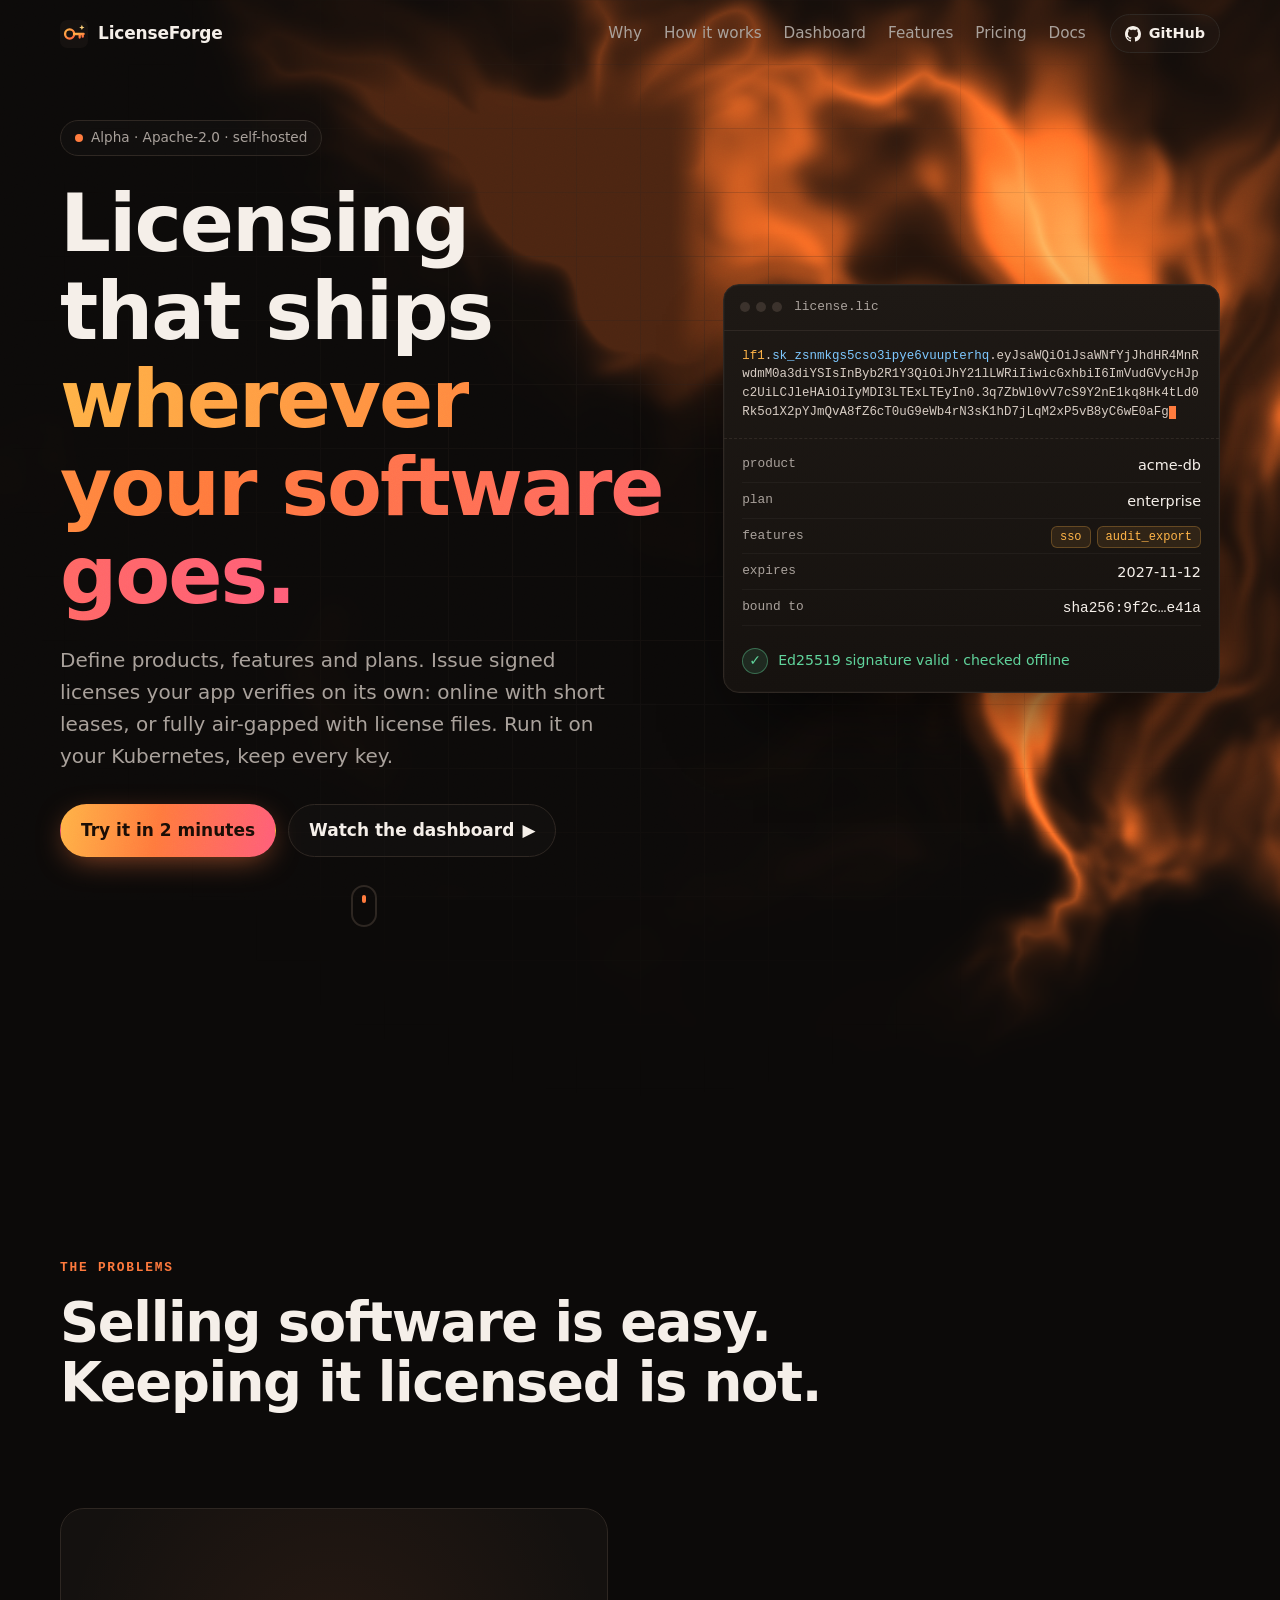
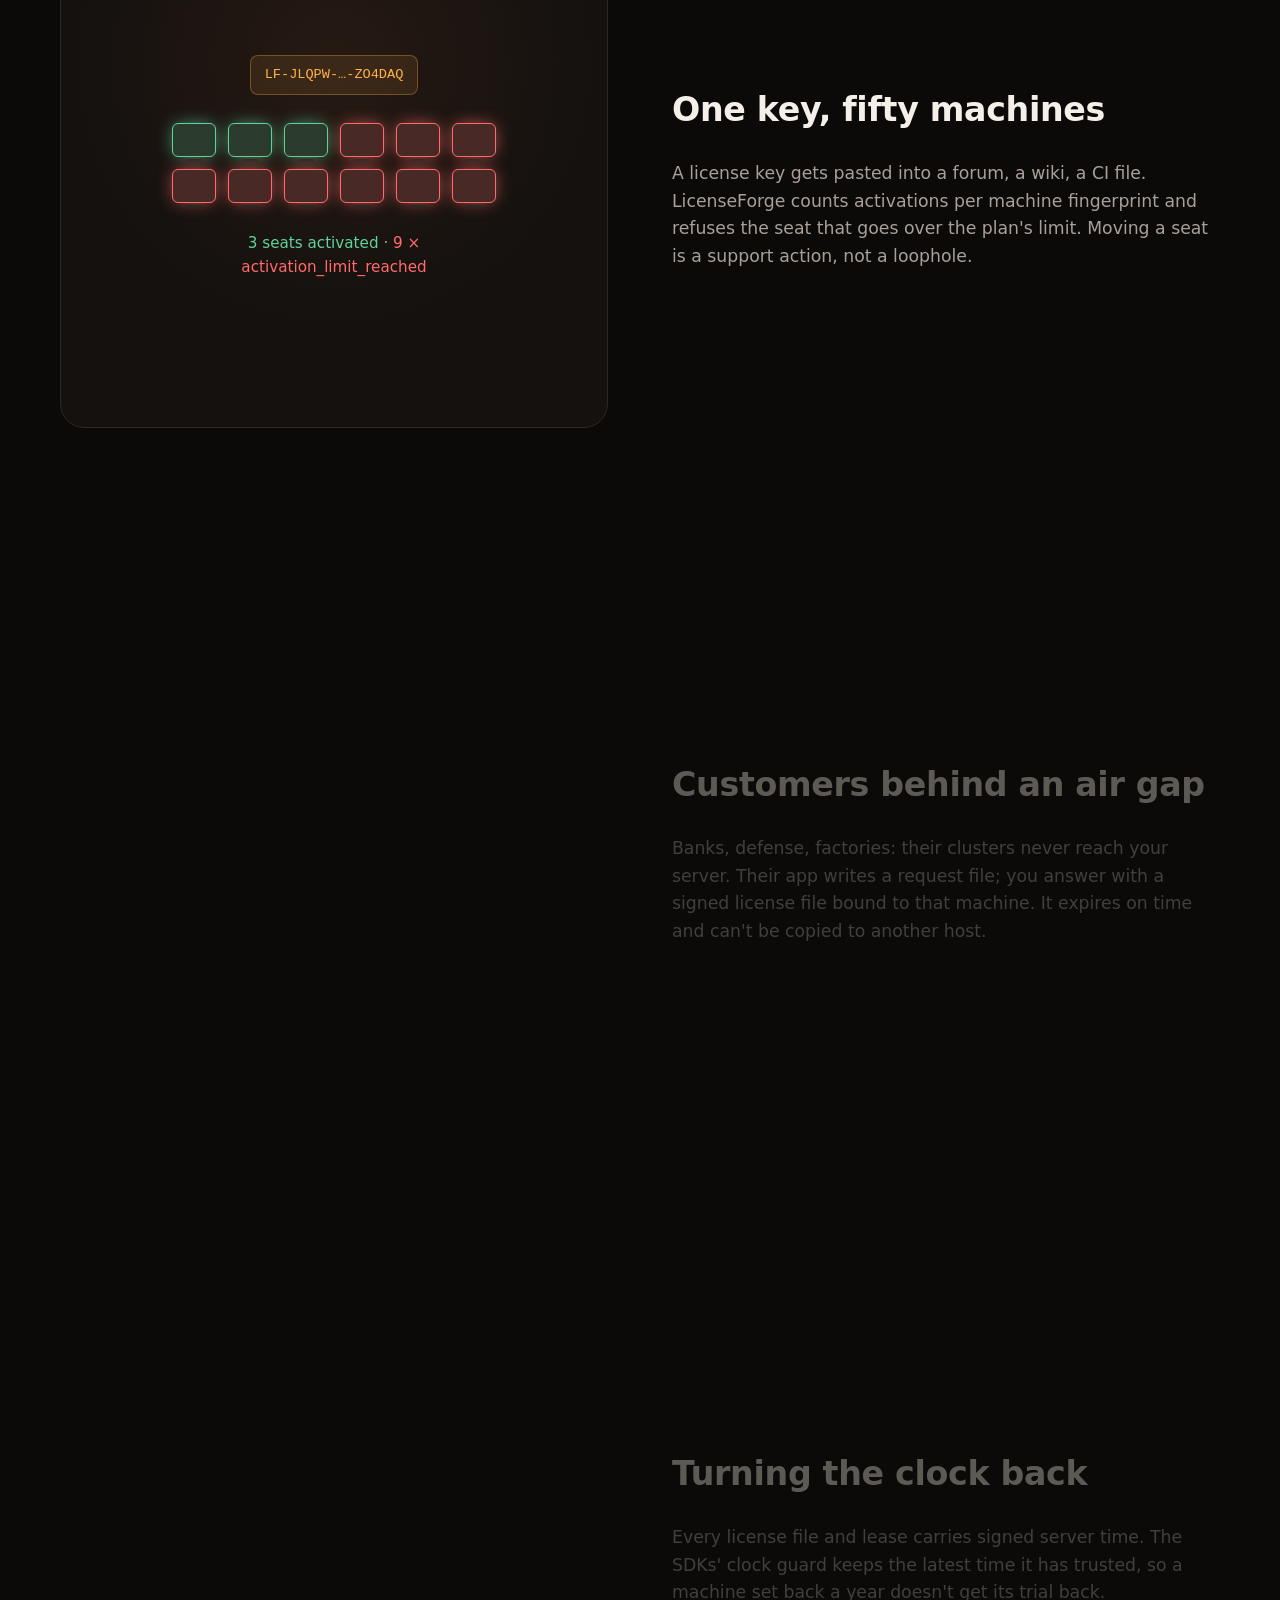
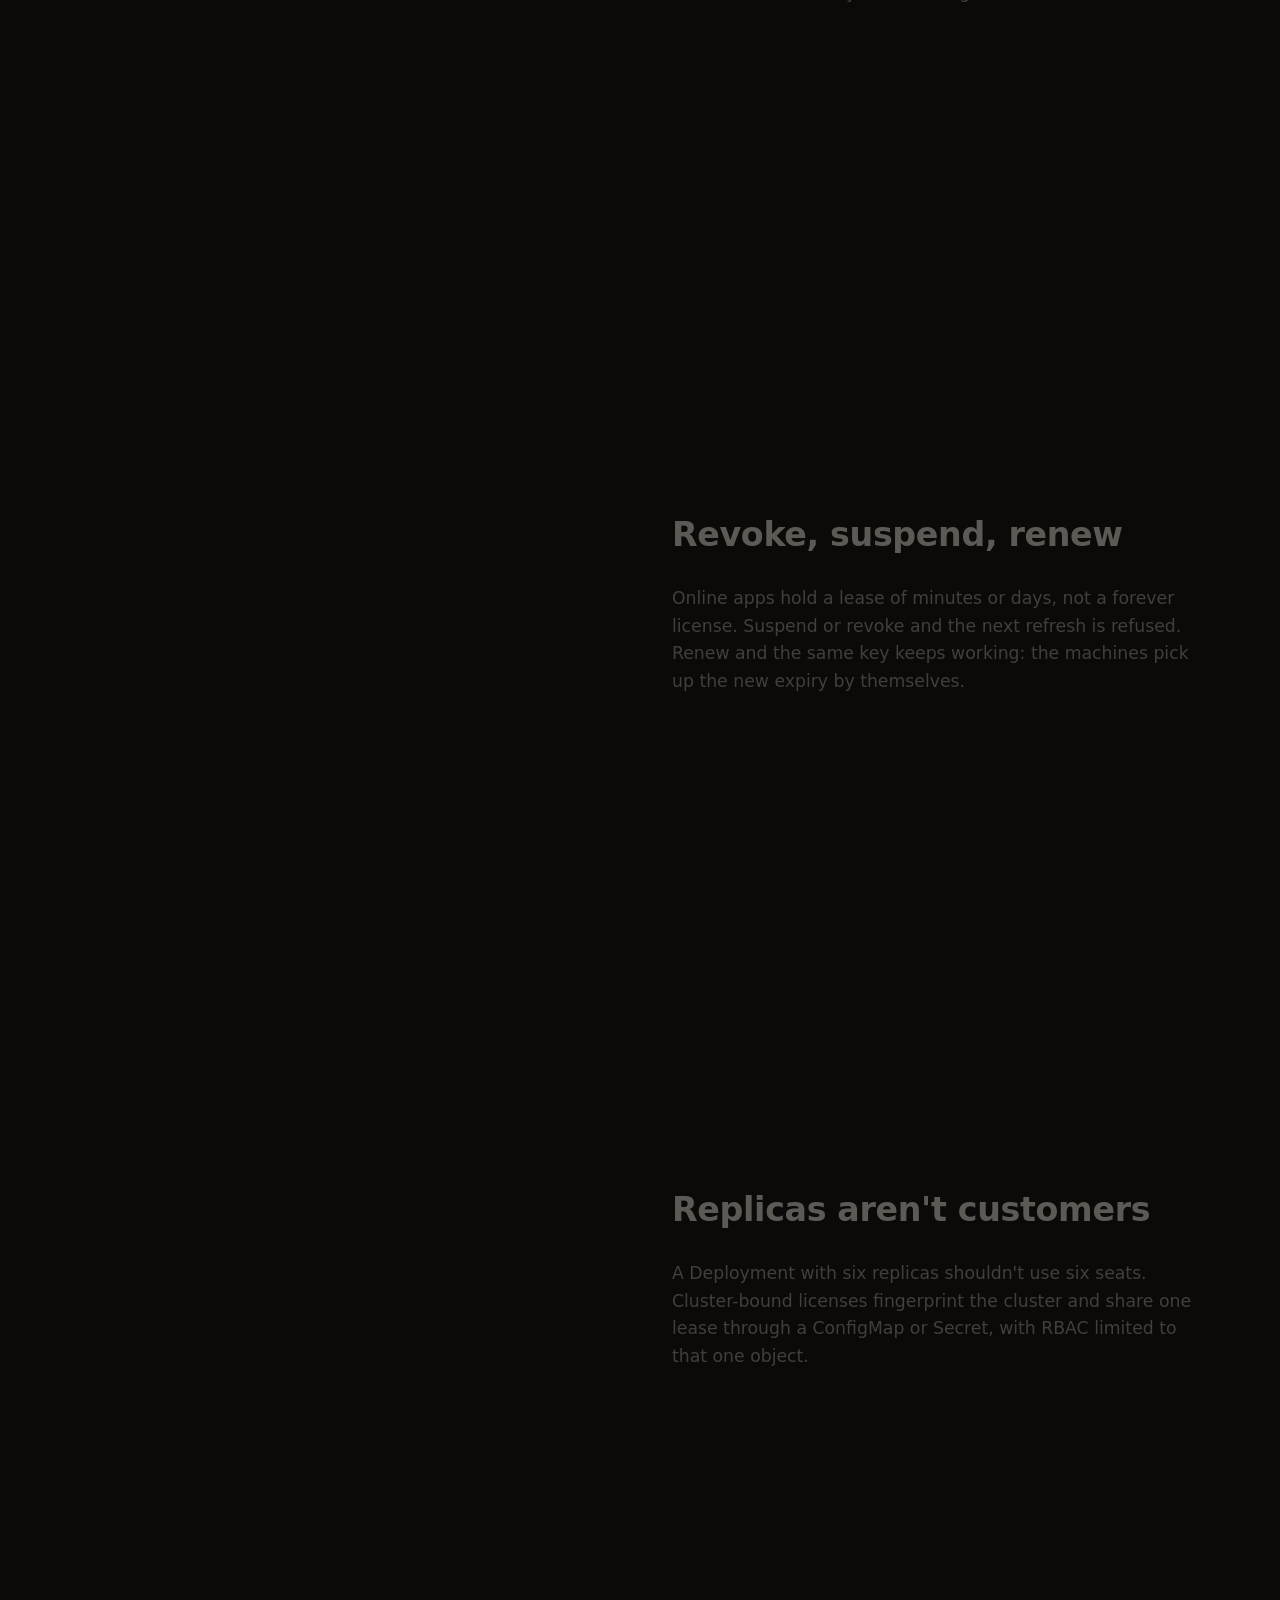
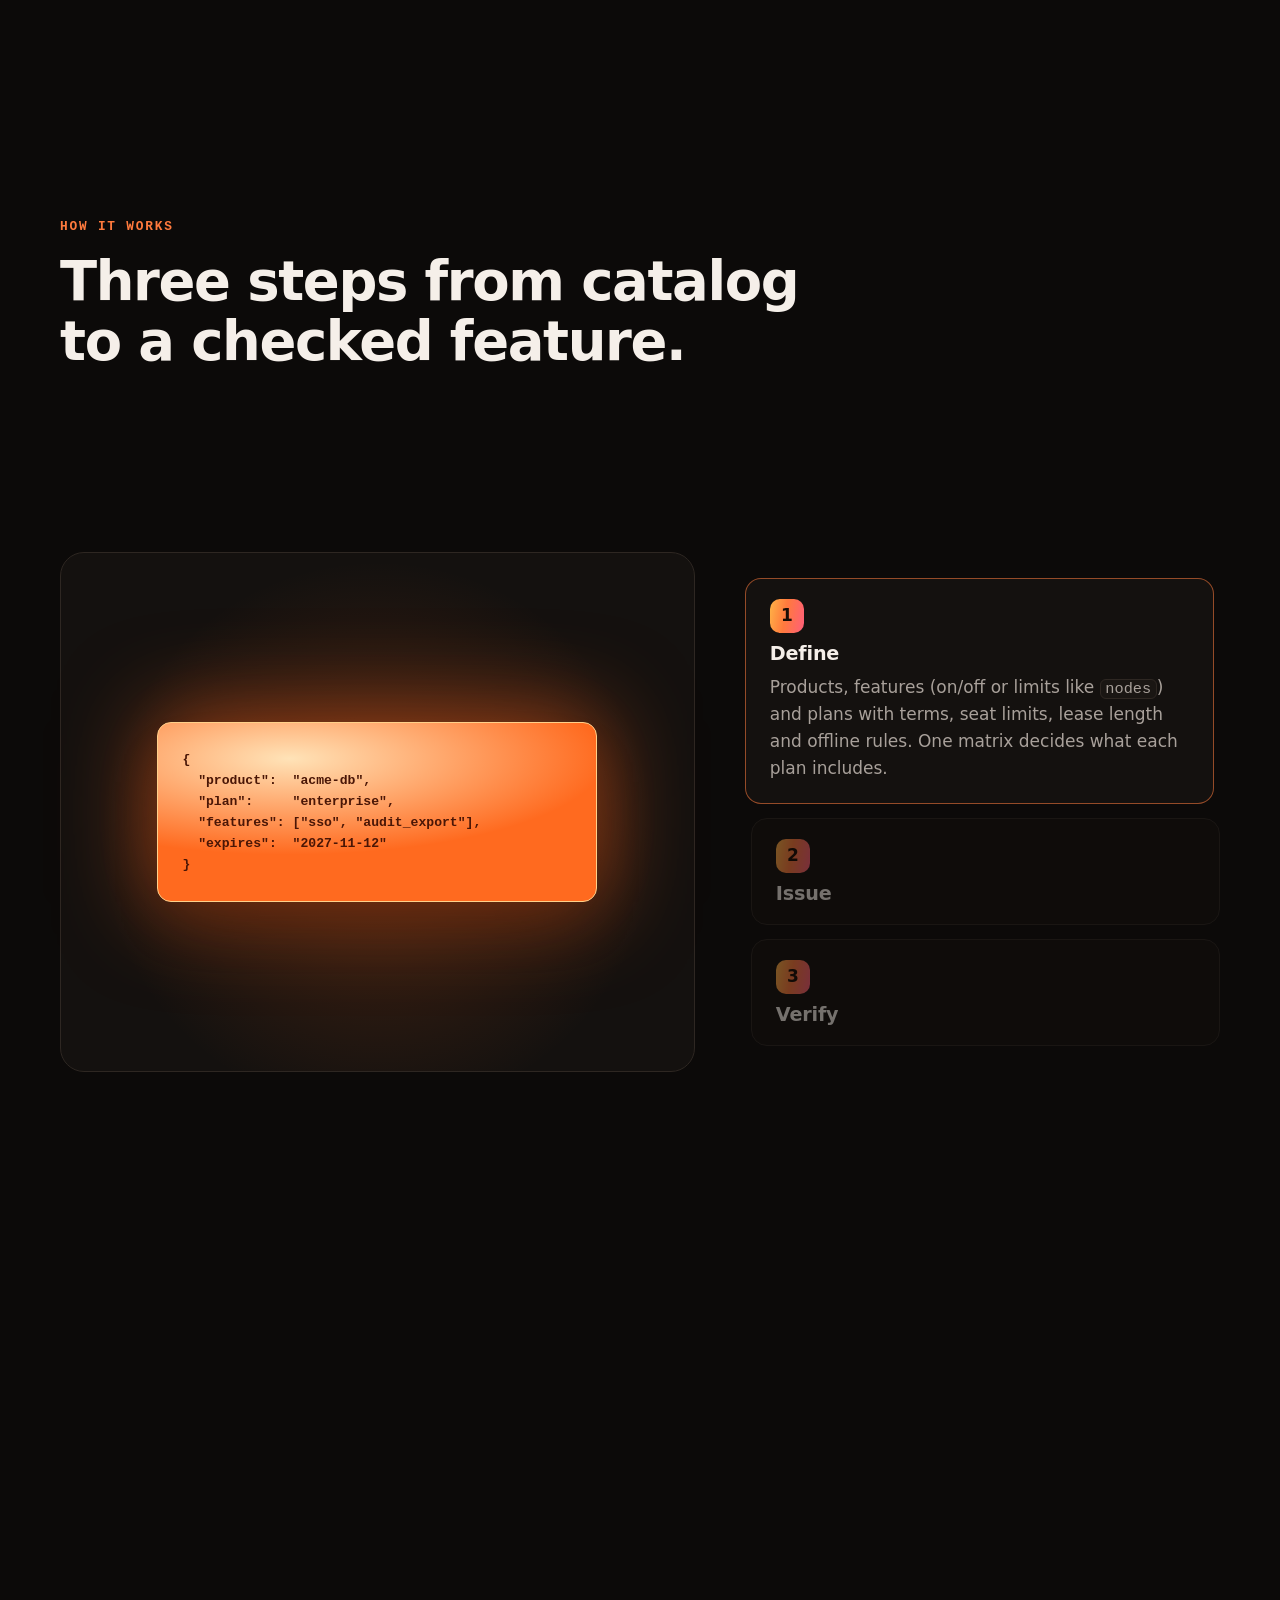
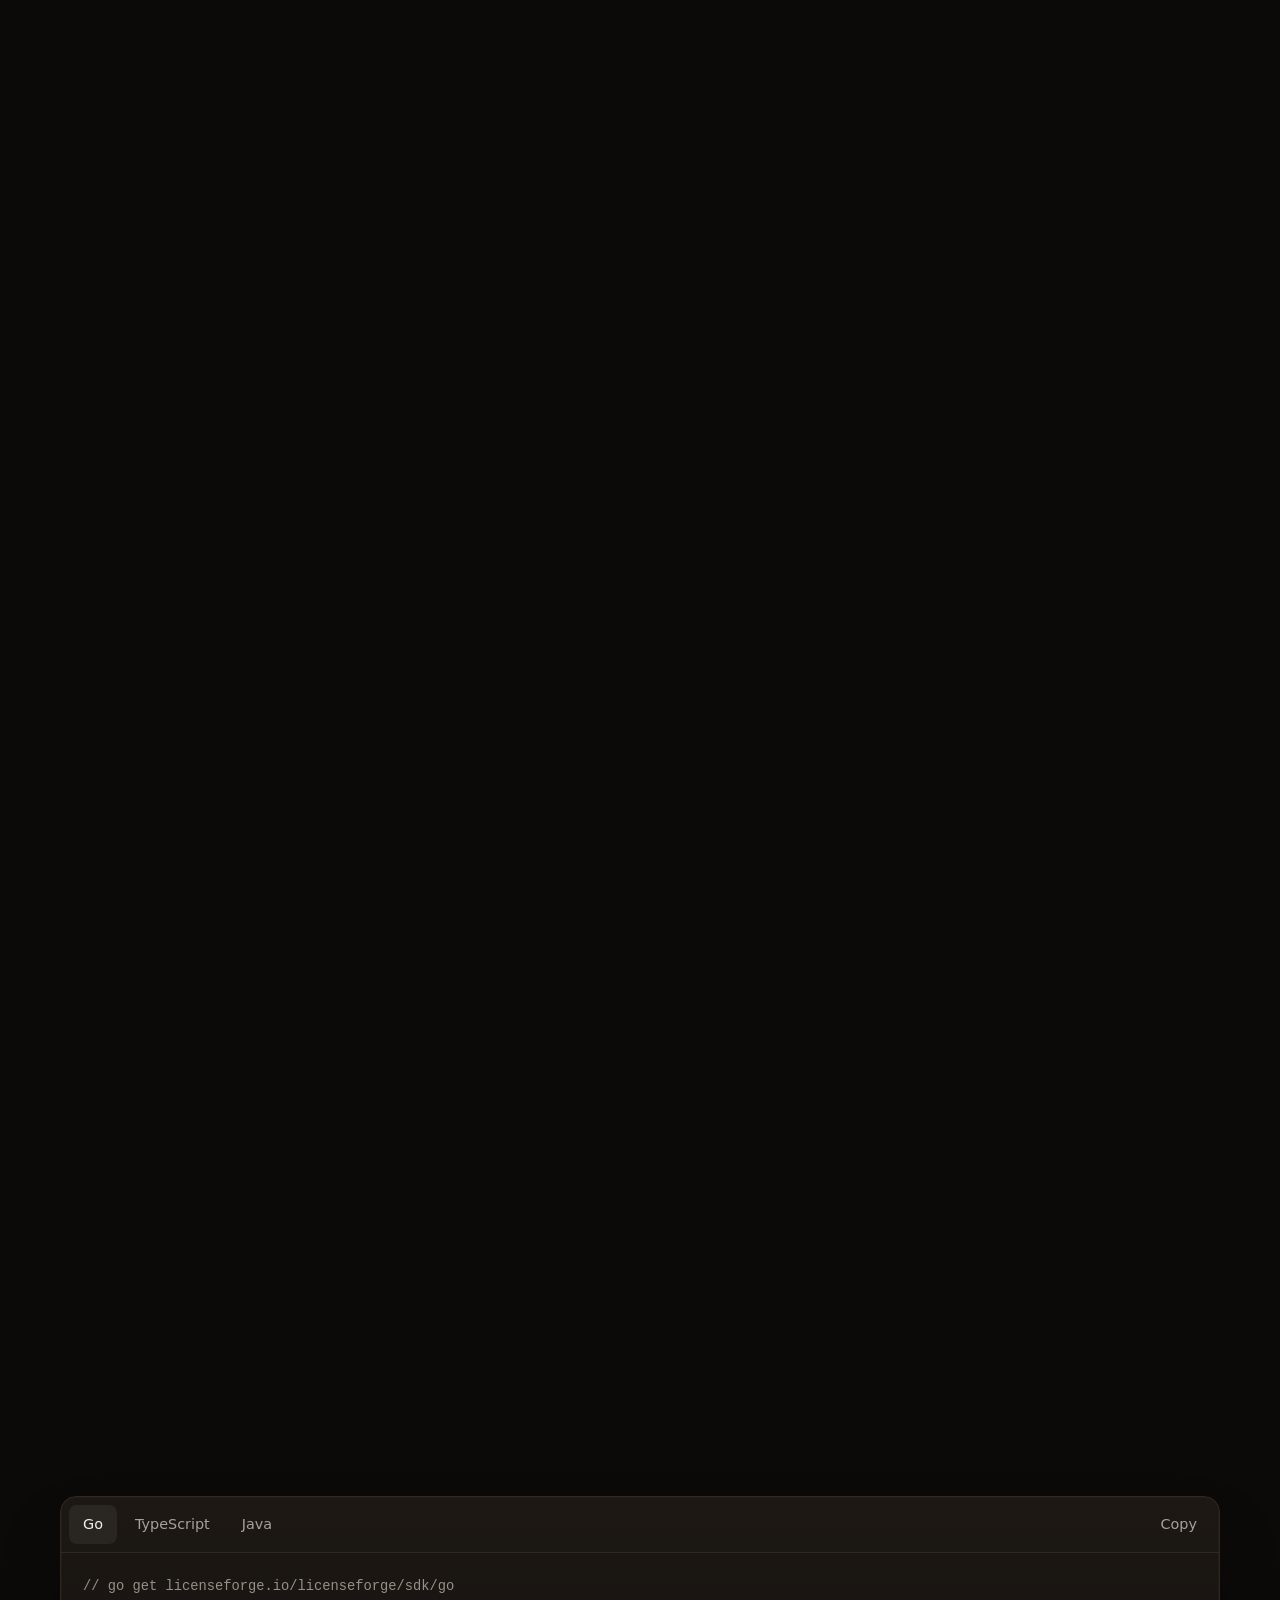
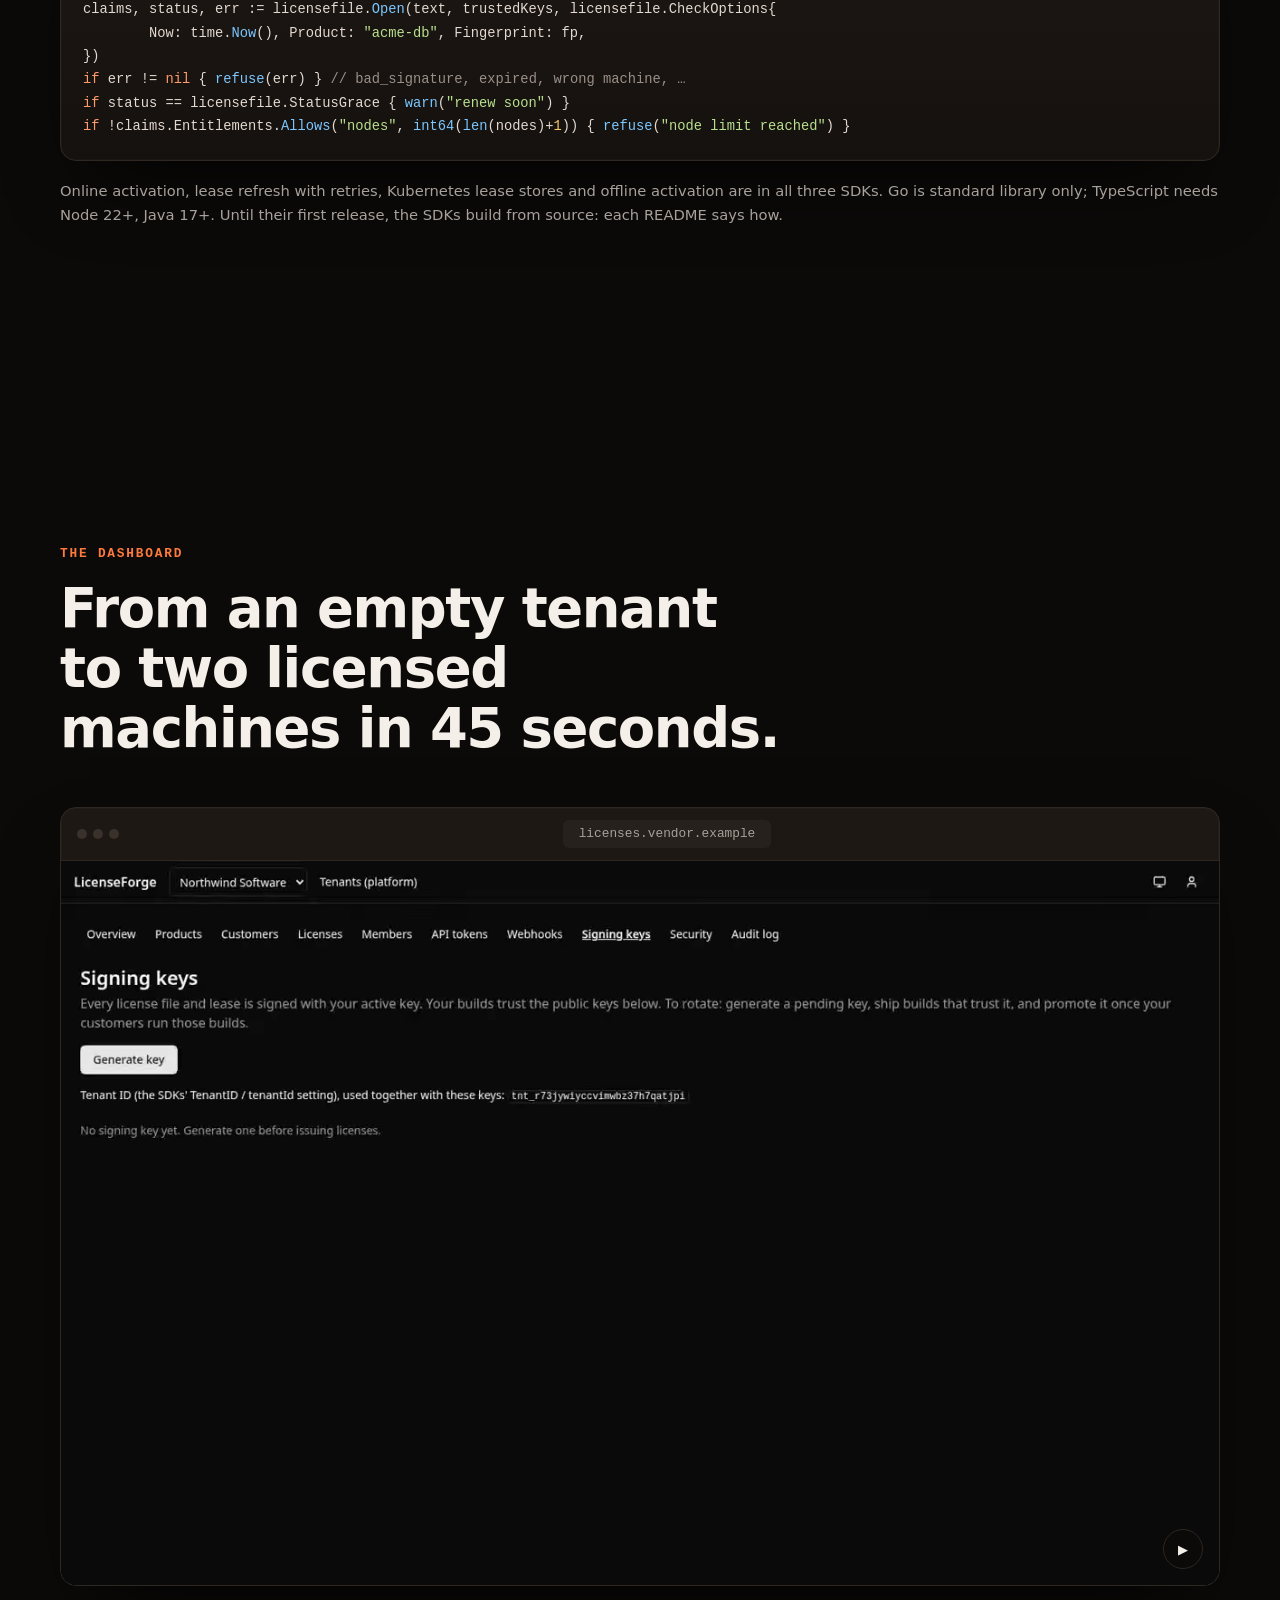
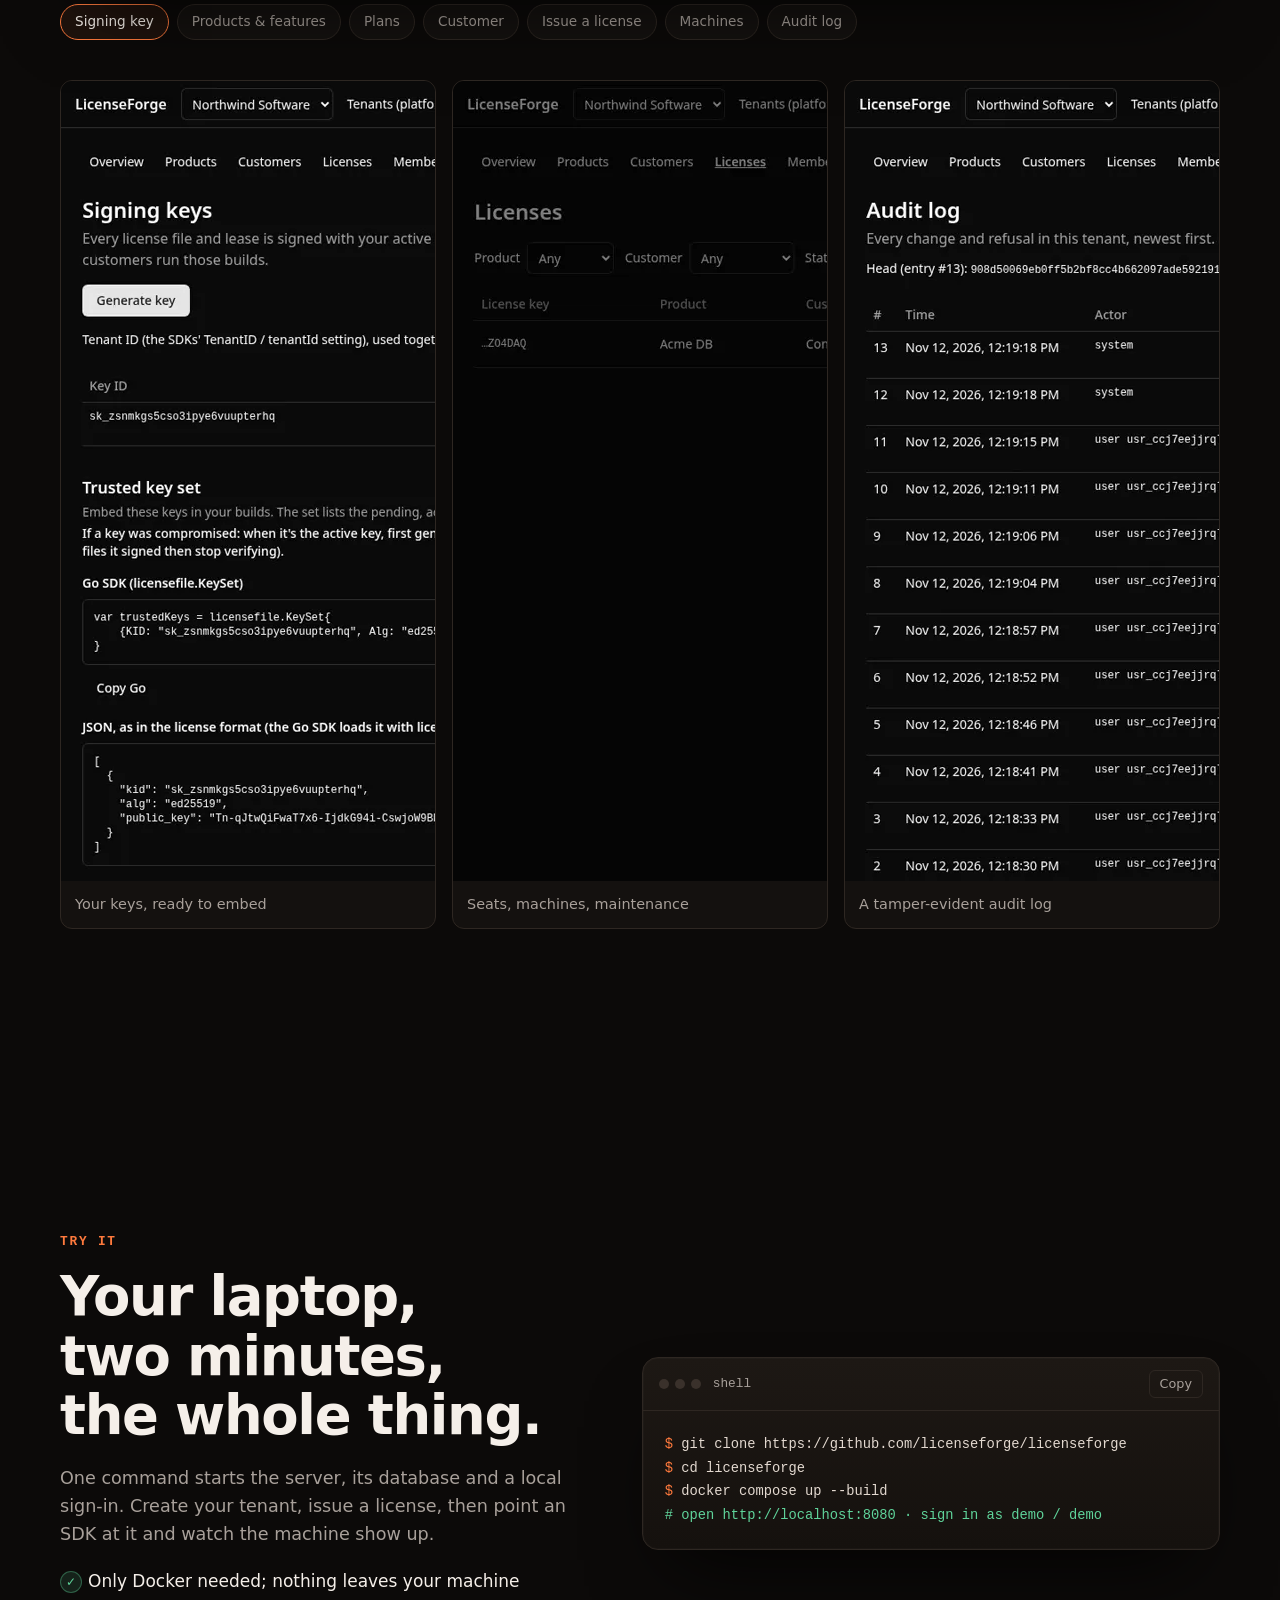
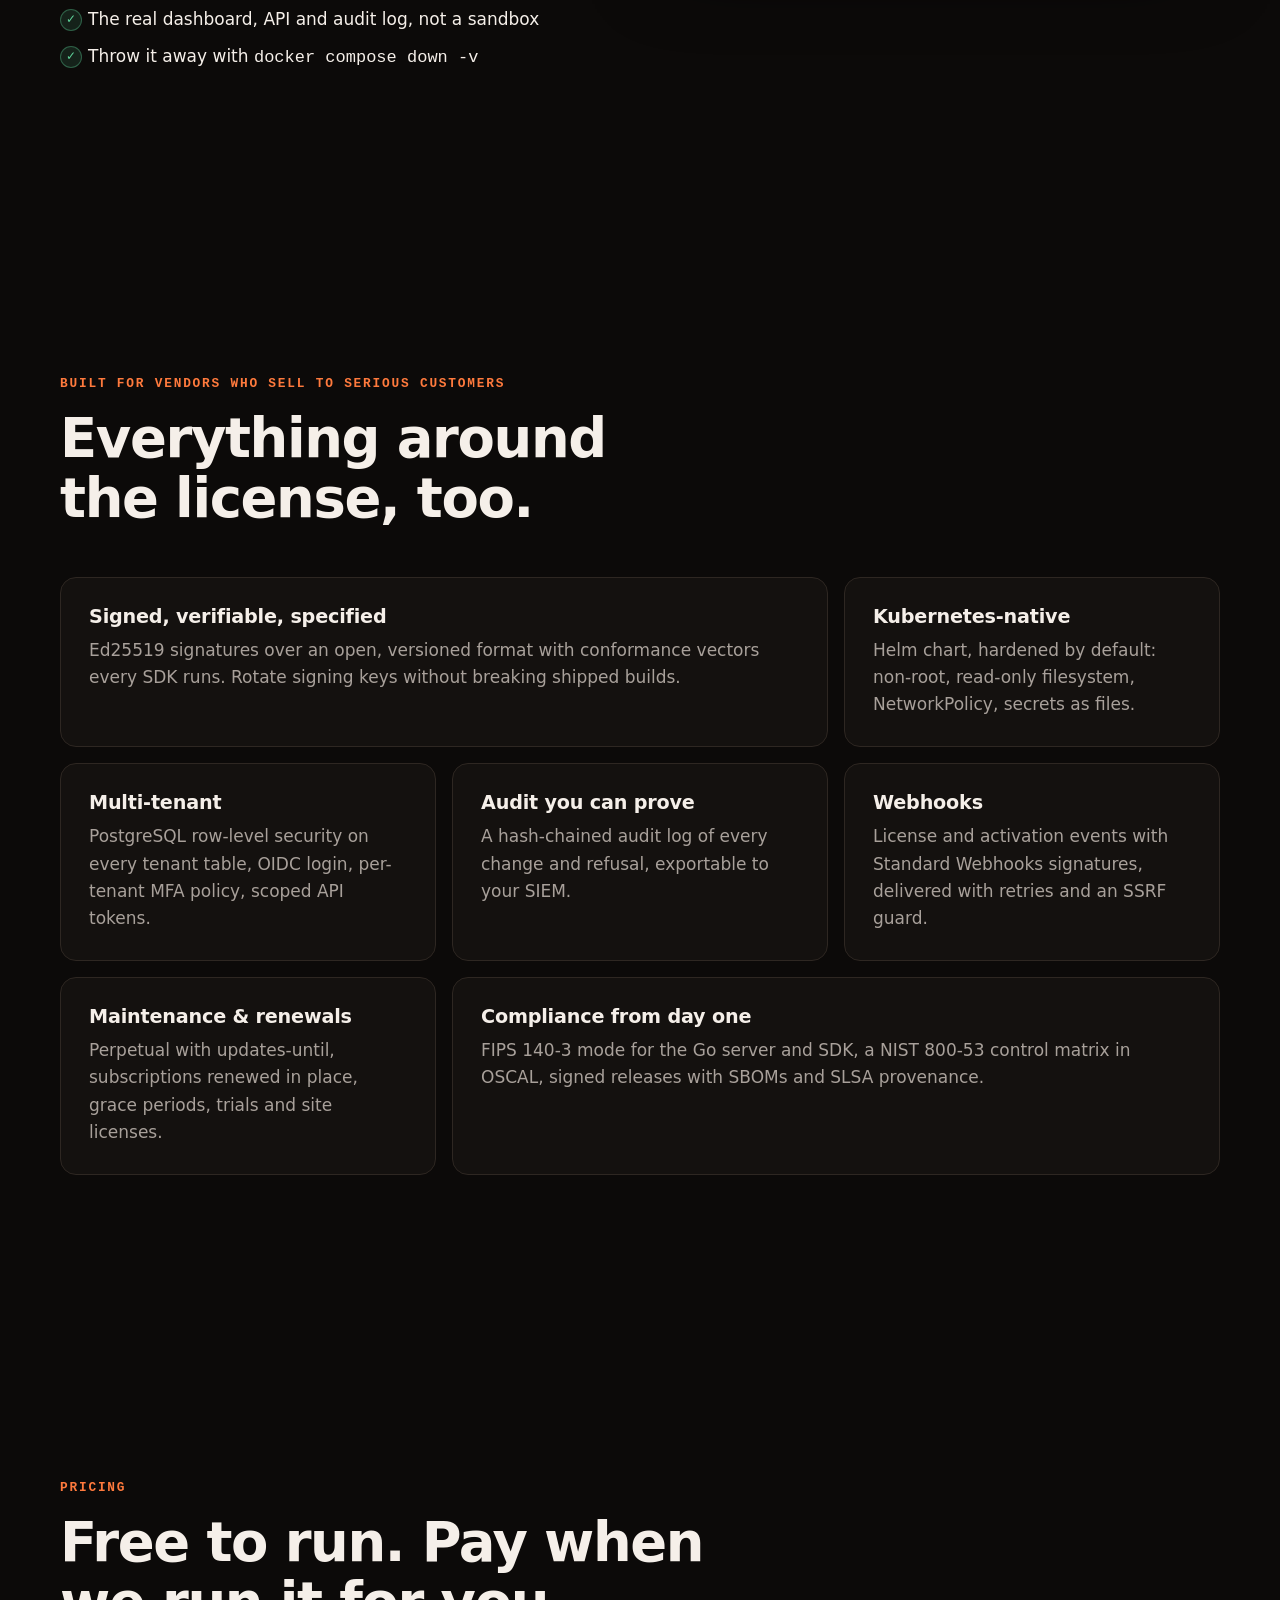
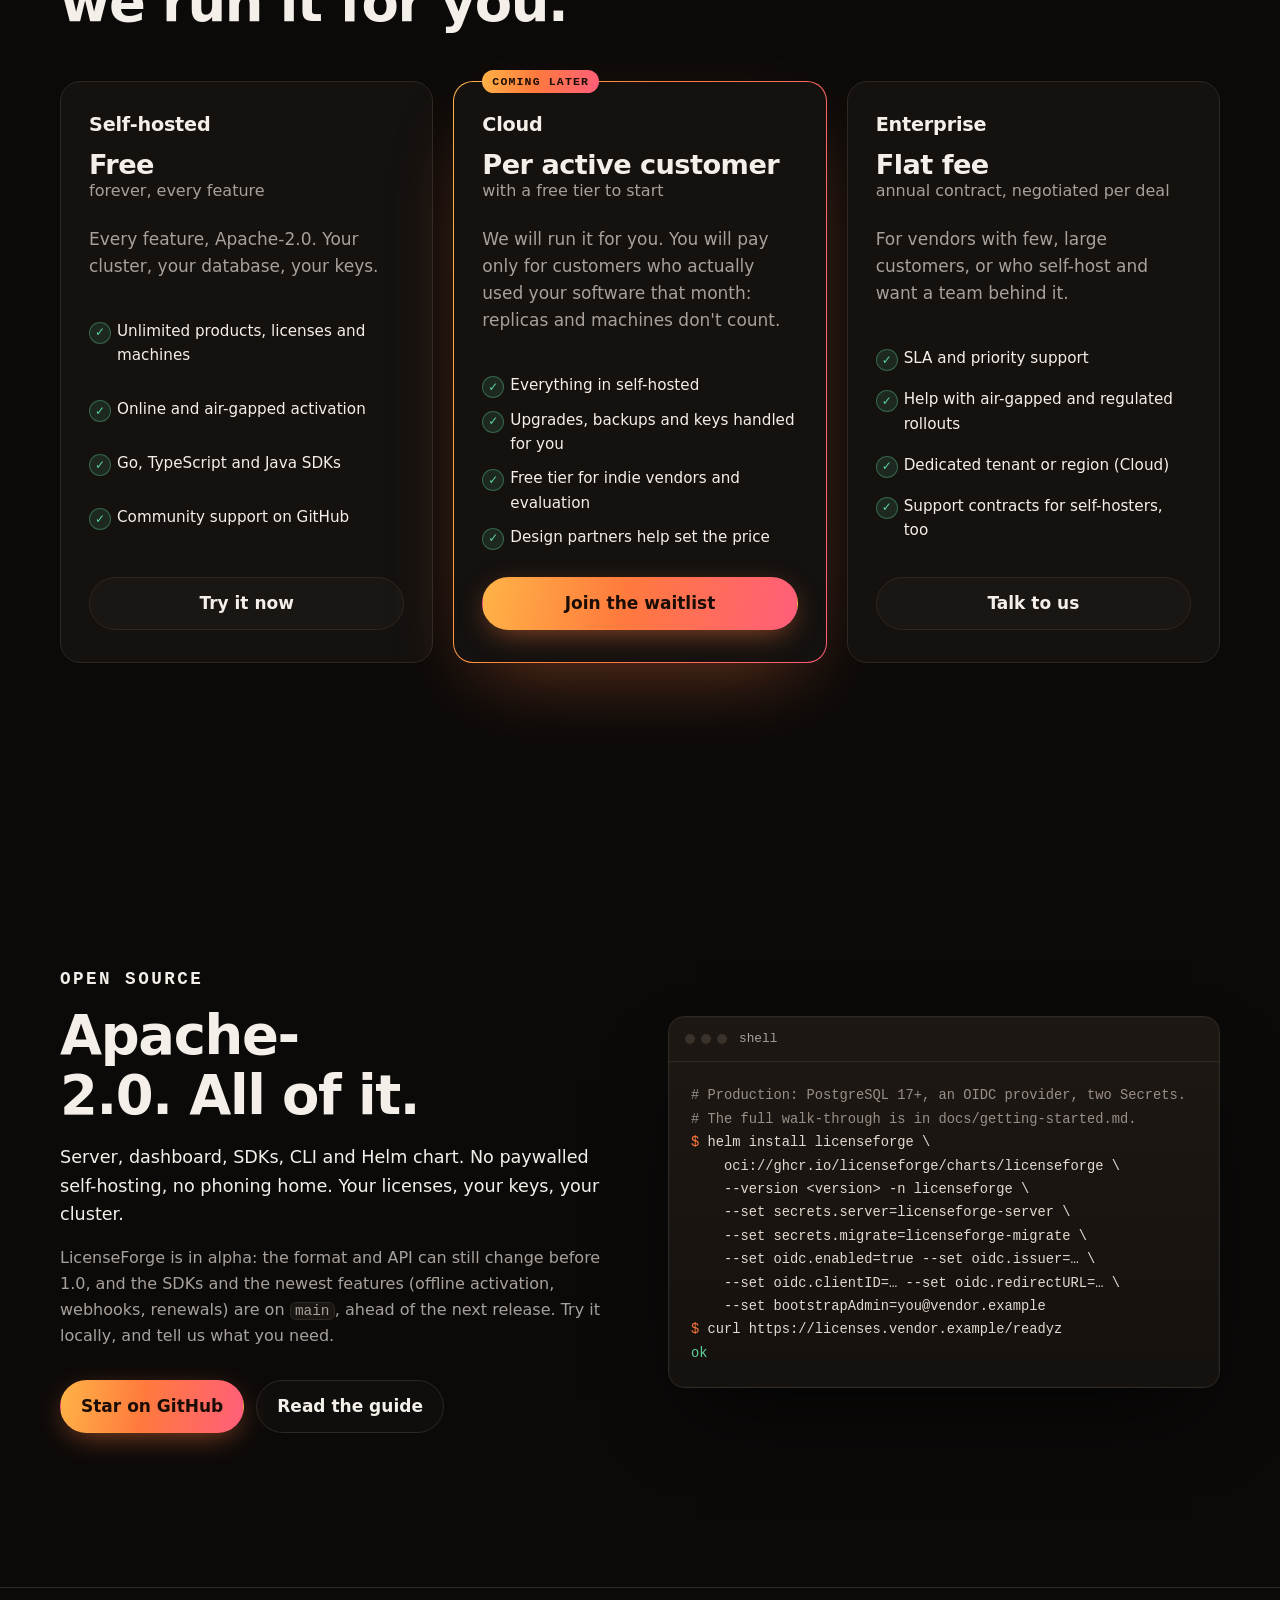
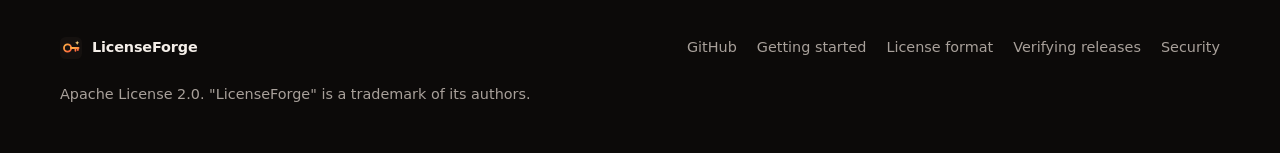
<file: index.html>
<!doctype html>
<html lang="en">
<head>
  <meta charset="utf-8">
  <meta name="viewport" content="width=device-width, initial-scale=1">
  <title>LicenseForge: open-source software licensing</title>
  <meta name="description" content="Open-source, Kubernetes-native software licensing. Define products, features and plans; issue signed licenses that work online and in air-gapped environments. Apache-2.0.">
  <link rel="canonical" href="https://licenseforge.io/">
  <meta name="theme-color" content="#0c0a09">
  <meta property="og:type" content="website">
  <meta property="og:title" content="LicenseForge: open-source software licensing">
  <meta property="og:description" content="Signed licenses that work online and air-gapped. Seats, renewals, revocation and an audit trail, on your own Kubernetes. Apache-2.0.">
  <meta property="og:url" content="https://licenseforge.io/">
  <meta property="og:image" content="https://licenseforge.io/assets/media/shot-license.webp">
  <meta name="twitter:card" content="summary_large_image">
  <link rel="icon" href="/assets/img/logo.svg" type="image/svg+xml">
  <script>document.documentElement.classList.add("js")</script>
  <link rel="stylesheet" href="/assets/css/site.css">
  <script src="/assets/js/site.js" defer></script>
</head>
<body>
  <a class="skip" href="#main">Skip to content</a>
  <div class="progress" aria-hidden="true"></div>

  <header class="nav">
    <a class="brand" href="/" aria-label="LicenseForge home"><img src="/assets/img/logo.svg" alt="" width="28" height="28"><span>LicenseForge</span></a>
    <nav aria-label="Main">
      <a href="#problems">Why</a>
      <a href="#how">How it works</a>
      <a href="#demo">Dashboard</a>
      <a href="#features">Features</a>
      <a class="keep" href="#pricing">Pricing</a>
      <a class="keep" href="https://github.com/licenseforge/licenseforge/blob/main/docs/getting-started.md">Docs</a>
    </nav>
    <a class="btn btn-ghost btn-sm" href="https://github.com/licenseforge/licenseforge"><svg aria-hidden="true" viewBox="0 0 16 16" width="16" height="16"><path fill="currentColor" d="M8 0C3.58 0 0 3.58 0 8c0 3.54 2.29 6.53 5.47 7.59.4.07.55-.17.55-.38 0-.19-.01-.82-.01-1.49-2.01.37-2.53-.49-2.69-.94-.09-.23-.48-.94-.82-1.13-.28-.15-.68-.52-.01-.53.63-.01 1.08.58 1.23.82.72 1.21 1.87.87 2.33.66.07-.52.28-.87.51-1.07-1.78-.2-3.64-.89-3.64-3.95 0-.87.31-1.59.82-2.15-.08-.2-.36-1.02.08-2.12 0 0 .67-.21 2.2.82.64-.18 1.32-.27 2-.27.68 0 1.36.09 2 .27 1.53-1.04 2.2-.82 2.2-.82.44 1.1.16 1.92.08 2.12.51.56.82 1.27.82 2.15 0 3.07-1.87 3.75-3.65 3.95.29.25.54.73.54 1.48 0 1.07-.01 1.93-.01 2.2 0 .21.15.46.55.38A8.013 8.013 0 0016 8c0-4.42-3.58-8-8-8z"/></svg>GitHub</a>
  </header>

  <main id="main">
    <!-- Hero -->
    <section class="hero" id="top">
      <canvas class="molten" aria-hidden="true"></canvas>
      <div class="hero-copy">
        <p class="pill reveal"><span class="dot"></span> Alpha · Apache-2.0 · self-hosted</p>
        <h1 class="reveal">Licensing that ships<br><span class="grad">wherever your software goes.</span></h1>
        <p class="lede reveal">Define products, features and plans. Issue signed licenses your app verifies on its own: online with short leases, or fully air-gapped with license files. Run it on your Kubernetes, keep every key.</p>
        <div class="cta reveal">
          <a class="btn btn-primary" href="#try">Try it in 2 minutes</a>
          <a class="btn btn-ghost" href="#demo">Watch the dashboard <span aria-hidden="true">▶</span></a>
        </div>
      </div>

      <div class="hero-card reveal tilt" role="figure" aria-label="An example license, signed and verified">
        <div class="card-head">
          <span class="dots" aria-hidden="true"><i></i><i></i><i></i></span>
          <span class="mono muted">license.lic</span>
        </div>
        <pre class="mono token" aria-hidden="true"><span class="k">lf1</span>.<span class="kid">sk_zsnmkgs5cso3ipye6vuupterhq</span>.<span class="typed" data-text="eyJsaWQiOiJsaWNfYjJhdHR4MnRwdmM0a3diYSIsInByb2R1Y3QiOiJhY21lLWRiIiwicGxhbiI6ImVudGVycHJpc2UiLCJleHAiOiIyMDI3LTExLTEyIn0.3q7ZbWl0vV7cS9Y2nE1kq8Hk4tLd0Rk5o1X2pYJmQvA8fZ6cT0uG9eWb4rN3sK1hD7jLqM2xP5vB8yC6wE0aFg"></span><span class="caret"></span></pre>
        <dl class="claims">
          <div><dt>product</dt><dd>acme-db</dd></div>
          <div><dt>plan</dt><dd>enterprise</dd></div>
          <div><dt>features</dt><dd><span class="chip">sso</span><span class="chip">audit_export</span></dd></div>
          <div><dt>expires</dt><dd>2027-11-12</dd></div>
          <div><dt>bound to</dt><dd class="mono">sha256:9f2c…e41a</dd></div>
        </dl>
        <div class="verdict"><span class="seal" aria-hidden="true">✓</span> Ed25519 signature valid · checked offline</div>
      </div>
      <a class="scroll-hint" href="#problems" aria-label="Scroll to learn more"><span></span></a>
    </section>

    <!-- Problems: sticky scrollytelling -->
    <section class="problems" id="problems" aria-labelledby="problems-title">
      <div class="problems-intro">
        <p class="eyebrow reveal">The problems</p>
        <h2 id="problems-title" class="reveal">Selling software is easy.<br>Keeping it licensed is not.</h2>
      </div>
      <div class="story">
        <div class="stage" aria-hidden="true">
          <div class="stage-frame">
            <!-- 1: shared keys -->
            <div class="scene" data-scene="0">
              <div class="sc-key mono">LF-JLQPW-…-ZO4DAQ</div>
              <div class="grid-machines">
                <i class="m ok"></i><i class="m ok"></i><i class="m ok"></i><i class="m no"></i><i class="m no"></i><i class="m no"></i>
                <i class="m no"></i><i class="m no"></i><i class="m no"></i><i class="m no"></i><i class="m no"></i><i class="m no"></i>
              </div>
              <div class="sc-note"><span class="good">3 seats activated</span> · <span class="bad">9 × activation_limit_reached</span></div>
            </div>
            <!-- 2: air gap -->
            <div class="scene" data-scene="1">
              <div class="airgap">
                <div class="zone"><b>Your server</b><span class="muted">LicenseForge</span></div>
                <div class="wall"><span>air gap</span></div>
                <div class="zone"><b>Customer site</b><span class="muted">no internet</span></div>
                <div class="file req mono">lfreq1…</div>
                <div class="file lic mono">license.lic ✓</div>
              </div>
              <div class="sc-note">Request file out, signed license file in. Seats come back with signed receipts.</div>
            </div>
            <!-- 3: clock -->
            <div class="scene" data-scene="2">
              <div class="clock"><i class="hand h"></i><i class="hand m"></i></div>
              <div class="sc-note"><span class="bad">Clock set back a year?</span> The clock guard remembers the latest time it has seen. The trial stays over.</div>
            </div>
            <!-- 4: revoke & renew -->
            <div class="scene" data-scene="3">
              <div class="timeline">
                <span class="lease"></span><span class="lease"></span><span class="lease"></span><span class="lease cut"></span>
                <span class="mark revoke">revoked</span>
              </div>
              <div class="timeline">
                <span class="lease"></span><span class="lease"></span><span class="lease"></span><span class="lease"></span><span class="lease"></span>
                <span class="mark renew">renewed · same key</span>
              </div>
              <div class="sc-note">Online use runs on short signed leases. Revoke and the next refresh is refused; renew and it just continues.</div>
            </div>
            <!-- 5: kubernetes -->
            <div class="scene" data-scene="4">
              <div class="cluster">
                <span class="label mono">cluster · kube-system uid</span>
                <i class="pod"></i><i class="pod"></i><i class="pod"></i><i class="pod"></i><i class="pod"></i><i class="pod"></i>
                <span class="cm mono">ConfigMap: lease</span>
              </div>
              <div class="sc-note">Six replicas, one lease, <span class="good">one seat</span>. Scale freely; the license follows the cluster.</div>
            </div>
          </div>
        </div>
        <ol class="steps">
          <li class="step" data-step="0">
            <h3>One key, fifty machines</h3>
            <p>A license key gets pasted into a forum, a wiki, a CI file. LicenseForge counts activations per machine fingerprint and refuses the seat that goes over the plan's limit. Moving a seat is a support action, not a loophole.</p>
          </li>
          <li class="step" data-step="1">
            <h3>Customers behind an air gap</h3>
            <p>Banks, defense, factories: their clusters never reach your server. Their app writes a request file; you answer with a signed license file bound to that machine. It expires on time and can't be copied to another host.</p>
          </li>
          <li class="step" data-step="2">
            <h3>Turning the clock back</h3>
            <p>Every license file and lease carries signed server time. The SDKs' clock guard keeps the latest time it has trusted, so a machine set back a year doesn't get its trial back.</p>
          </li>
          <li class="step" data-step="3">
            <h3>Revoke, suspend, renew</h3>
            <p>Online apps hold a lease of minutes or days, not a forever license. Suspend or revoke and the next refresh is refused. Renew and the same key keeps working: the machines pick up the new expiry by themselves.</p>
          </li>
          <li class="step" data-step="4">
            <h3>Replicas aren't customers</h3>
            <p>A Deployment with six replicas shouldn't use six seats. Cluster-bound licenses fingerprint the cluster and share one lease through a ConfigMap or Secret, with RBAC limited to that one object.</p>
          </li>
        </ol>
      </div>
    </section>

    <!-- How it works -->
    <section class="how" id="how" aria-labelledby="how-title">
      <p class="eyebrow reveal">How it works</p>
      <h2 id="how-title" class="reveal">Three steps from catalog to a checked feature.</h2>
      <div class="forge">
        <div class="forge-pin">
          <div class="anvil" aria-hidden="true">
            <div class="ingot">
              <pre class="raw mono">{
  "product":  "acme-db",
  "plan":     "enterprise",
  "features": ["sso", "audit_export"],
  "expires":  "2027-11-12"
}</pre>
              <pre class="signed mono"><span class="k">lf1</span>.<span class="kid">sk_zsnmkgs5cso3ipye6vuupterhq</span>.eyJsaWQiOiJsaWNfYjJhdHR4MnRwdmM0a3diYSIsInByb2R1Y3QiOiJhY21lLWRiIiwicGxhbiI6ImVudGVycHJpc2UifQ.3q7ZbWl0vV7cS9Y2nE1kq8Hk4tLd0Rk5o1X2pYJmQvA8fZ6c</pre>
            </div>
            <i class="spark"></i><i class="spark"></i><i class="spark"></i><i class="spark"></i><i class="spark"></i><i class="spark"></i><i class="spark"></i><i class="spark"></i><i class="spark"></i><i class="spark"></i><i class="spark"></i><i class="spark"></i>
            <i class="ring"></i>
            <div class="stamp"><span>Ed25519</span><b>✓</b><span>valid</span></div>
          </div>
      <div class="flow">
        <article class="flow-step reveal">
          <span class="num">1</span>
          <h3>Define</h3>
          <p>Products, features (on/off or limits like <code>nodes</code>) and plans with terms, seat limits, lease length and offline rules. One matrix decides what each plan includes.</p>
        </article>
        <article class="flow-step reveal">
          <span class="num">2</span>
          <h3>Issue</h3>
          <p>From the dashboard, the API or the CLI; webhooks keep your CRM in step. Each license snapshots its plan, so later plan changes never surprise a customer.</p>
        </article>
        <article class="flow-step reveal">
          <span class="num">3</span>
          <h3>Verify</h3>
          <p>Your app embeds your public keys and checks the signed file itself: product, machine, expiry, features. No network call on the hot path.</p>
        </article>
      </div>
        </div>
      </div>

      <div class="code reveal">
        <div class="code-bar">
        <div class="tabs" role="tablist" aria-label="SDK language">
          <button role="tab" id="tab-go" aria-controls="code-go" aria-selected="true">Go</button>
          <button role="tab" id="tab-ts" aria-controls="code-ts" aria-selected="false" tabindex="-1">TypeScript</button>
          <button role="tab" id="tab-java" aria-controls="code-java" aria-selected="false" tabindex="-1">Java</button>
          </div>
          <button class="copy" type="button" data-copy>Copy</button>
        </div>
<pre role="tabpanel" id="code-go" aria-labelledby="tab-go" class="mono"><code><span class="c">// go get licenseforge.io/licenseforge/sdk/go</span>
claims, status, err := licensefile.<span class="f">Open</span>(text, trustedKeys, licensefile.CheckOptions{
	Now: time.<span class="f">Now</span>(), Product: <span class="s">"acme-db"</span>, Fingerprint: fp,
})
<span class="k">if</span> err != <span class="k">nil</span> { <span class="f">refuse</span>(err) } <span class="c">// bad_signature, expired, wrong machine, …</span>
<span class="k">if</span> status == licensefile.StatusGrace { <span class="f">warn</span>(<span class="s">"renew soon"</span>) }
<span class="k">if</span> !claims.Entitlements.<span class="f">Allows</span>(<span class="s">"nodes"</span>, <span class="f">int64</span>(<span class="f">len</span>(nodes)+<span class="n">1</span>)) { <span class="f">refuse</span>(<span class="s">"node limit reached"</span>) }</code></pre>
<pre role="tabpanel" id="code-ts" aria-labelledby="tab-ts" class="mono" hidden><code><span class="k">import</span> { open, parseKeySet, LicenseError } <span class="k">from</span> <span class="s">"@licenseforge/sdk"</span>;

<span class="k">const</span> keys = <span class="f">parseKeySet</span>(<span class="f">readFileSync</span>(<span class="s">"./licenseforge-keys.json"</span>));
<span class="k">try</span> {
  <span class="k">const</span> { claims, status } = <span class="f">open</span>(licenseText, keys, { now: <span class="k">new</span> <span class="f">Date</span>(), product: <span class="s">"acme-db"</span>, fingerprint });
  <span class="k">if</span> (status === <span class="s">"grace"</span>) <span class="f">warn</span>(<span class="s">"renew soon"</span>);
  <span class="k">if</span> (!claims.entitlements.<span class="f">allows</span>(<span class="s">"nodes"</span>, nodes.length + <span class="n">1</span>)) <span class="f">refuse</span>(<span class="s">"node limit reached"</span>);
} <span class="k">catch</span> (e) {
  <span class="k">if</span> (e <span class="k">instanceof</span> LicenseError) <span class="f">refuse</span>(e.code); <span class="k">else throw</span> e;
}</code></pre>
<pre role="tabpanel" id="code-java" aria-labelledby="tab-java" class="mono" hidden><code>String text = Files.<span class="f">readString</span>(Path.<span class="f">of</span>(<span class="s">"license.lic"</span>));
<span class="k">try</span> {
  LicenseFile.Opened lic = LicenseFile.<span class="f">open</span>(text, keys,
      CheckOptions.<span class="f">of</span>(Instant.<span class="f">now</span>(), <span class="s">"acme-db"</span>).<span class="f">withFingerprint</span>(fingerprint));
  <span class="k">if</span> (lic.<span class="f">status</span>() == LicenseFile.Status.GRACE) <span class="f">warn</span>(<span class="s">"renew soon"</span>);
  <span class="k">if</span> (!lic.<span class="f">claims</span>().<span class="f">entitlements</span>().<span class="f">allows</span>(<span class="s">"nodes"</span>, nodes.<span class="f">size</span>() + <span class="n">1</span>)) <span class="f">refuse</span>(<span class="s">"node limit reached"</span>);
} <span class="k">catch</span> (LicenseException e) {
  <span class="f">refuse</span>(e.<span class="f">code</span>().<span class="f">spec</span>());
}</code></pre>
      </div>
      <p class="fine reveal">Online activation, lease refresh with retries, Kubernetes lease stores and offline activation are in all three SDKs. Go is standard library only; TypeScript needs Node 22+, Java 17+. Until their first release, the SDKs build from source: each README says how.</p>
    </section>

    <!-- Demo video -->
    <section class="demo" id="demo" aria-labelledby="demo-title">
      <p class="eyebrow reveal">The dashboard</p>
      <h2 id="demo-title" class="reveal">From an empty tenant to two licensed machines in 45 seconds.</h2>
      <div class="browser reveal">
        <div class="card-head"><span class="dots" aria-hidden="true"><i></i><i></i><i></i></span><span class="url mono">licenses.vendor.example</span></div>
        <video class="demo-video" controls muted playsinline loop preload="none" poster="/assets/media/demo-poster.webp" aria-label="Screen recording of the LicenseForge dashboard: generating a signing key, creating a product with features and plans, adding a customer, issuing a license, two machines activating, and the audit log.">
          <source src="/assets/media/demo.webm" type="video/webm">
          <source src="/assets/media/demo.mp4" type="video/mp4">
        </video>
        <button class="play" type="button" aria-label="Pause video" hidden>❚❚</button>
      </div>
      <div class="chapters reveal" role="group" aria-label="Jump to a part of the video">
        <button data-t="0">Signing key</button>
        <button data-t="3.7">Products &amp; features</button>
        <button data-t="14.8">Plans</button>
        <button data-t="25.9">Customer</button>
        <button data-t="29.6">Issue a license</button>
        <button data-t="37">Machines</button>
        <button data-t="40.7">Audit log</button>
      </div>
      <div class="shots">
        <button class="shot reveal" data-full="/assets/media/shot-keys.webp"><img src="/assets/media/shot-keys.webp" alt="Signing keys page with the tenant ID and the trusted key set as Go and JSON" loading="lazy" width="1280" height="800"><span>Your keys, ready to embed</span></button>
        <button class="shot reveal" data-full="/assets/media/shot-license.webp"><img src="/assets/media/shot-license.webp" alt="A license with its expiry, entitlements and two activated machines" loading="lazy" width="1280" height="800"><span>Seats, machines, maintenance</span></button>
        <button class="shot reveal" data-full="/assets/media/shot-audit.webp"><img src="/assets/media/shot-audit.webp" alt="The hash-chained audit log listing every change" loading="lazy" width="1280" height="800"><span>A tamper-evident audit log</span></button>
      </div>
      <dialog class="lightbox" aria-label="Screenshot"><img alt=""><form method="dialog"><button aria-label="Close">✕</button></form></dialog>
    </section>

    <!-- Try it -->
    <section class="try" id="try" aria-labelledby="try-title">
      <div class="try-copy">
        <p class="eyebrow reveal">Try it</p>
        <h2 id="try-title" class="reveal">Your laptop, two minutes, the whole thing.</h2>
        <p class="reveal">One command starts the server, its database and a local sign-in. Create your tenant, issue a license, then point an SDK at it and watch the machine show up.</p>
        <ul class="checks reveal">
          <li>Only Docker needed; nothing leaves your machine</li>
          <li>The real dashboard, API and audit log, not a sandbox</li>
          <li>Throw it away with <code>docker compose down -v</code></li>
        </ul>
      </div>
      <div class="term reveal">
        <div class="card-head"><span class="dots" aria-hidden="true"><i></i><i></i><i></i></span><span class="mono muted">shell</span><button class="copy" type="button" data-copy>Copy</button></div>
<pre class="mono" aria-label="Commands to run LicenseForge locally"><code><span class="p">$</span> git clone https://github.com/licenseforge/licenseforge
<span class="p">$</span> cd licenseforge
<span class="p">$</span> docker compose up --build
<span class="o"># open http://localhost:8080 · sign in as demo / demo</span></code></pre>
      </div>
    </section>

    <!-- Features -->
    <section class="features" id="features" aria-labelledby="features-title">
      <p class="eyebrow reveal">Built for vendors who sell to serious customers</p>
      <h2 id="features-title" class="reveal">Everything around the license, too.</h2>
      <div class="bento">
        <article class="tile wide reveal"><h3>Signed, verifiable, specified</h3><p>Ed25519 signatures over an open, versioned format with conformance vectors every SDK runs. Rotate signing keys without breaking shipped builds.</p></article>
        <article class="tile reveal"><h3>Kubernetes-native</h3><p>Helm chart, hardened by default: non-root, read-only filesystem, NetworkPolicy, secrets as files.</p></article>
        <article class="tile reveal"><h3>Multi-tenant</h3><p>PostgreSQL row-level security on every tenant table, OIDC login, per-tenant MFA policy, scoped API tokens.</p></article>
        <article class="tile reveal"><h3>Audit you can prove</h3><p>A hash-chained audit log of every change and refusal, exportable to your SIEM.</p></article>
        <article class="tile reveal"><h3>Webhooks</h3><p>License and activation events with Standard Webhooks signatures, delivered with retries and an SSRF guard.</p></article>
        <article class="tile reveal"><h3>Maintenance &amp; renewals</h3><p>Perpetual with updates-until, subscriptions renewed in place, grace periods, trials and site licenses.</p></article>
        <article class="tile wide reveal"><h3>Compliance from day one</h3><p>FIPS 140-3 mode for the Go server and SDK, a NIST 800-53 control matrix in OSCAL, signed releases with SBOMs and SLSA provenance.</p></article>
      </div>
    </section>

    <!-- Pricing -->
    <section class="pricing" id="pricing" aria-labelledby="pricing-title">
      <p class="eyebrow reveal">Pricing</p>
      <h2 id="pricing-title" class="reveal">Free to run. Pay when we run it for you.</h2>
      <div class="plans">
        <article class="plan reveal">
          <h3>Self-hosted</h3>
          <p class="price">Free<span>forever, every feature</span></p>
          <p class="muted">Every feature, Apache-2.0. Your cluster, your database, your keys.</p>
          <ul class="checks">
            <li>Unlimited products, licenses and machines</li>
            <li>Online and air-gapped activation</li>
            <li>Go, TypeScript and Java SDKs</li>
            <li>Community support on GitHub</li>
          </ul>
          <a class="btn btn-ghost" href="#try">Try it now</a>
        </article>
        <article class="plan featured reveal">
          <span class="badge">Coming later</span>
          <h3>Cloud</h3>
          <p class="price">Per active customer<span>with a free tier to start</span></p>
          <p class="muted">We will run it for you. You will pay only for customers who actually used your software that month: replicas and machines don't count.</p>
          <ul class="checks">
            <li>Everything in self-hosted</li>
            <li>Upgrades, backups and keys handled for you</li>
            <li>Free tier for indie vendors and evaluation</li>
            <li>Design partners help set the price</li>
          </ul>
          <a class="btn btn-primary" href="https://github.com/licenseforge/licenseforge/discussions">Join the waitlist</a>
        </article>
        <article class="plan reveal">
          <h3>Enterprise</h3>
          <p class="price">Flat fee<span>annual contract, negotiated per deal</span></p>
          <p class="muted">For vendors with few, large customers, or who self-host and want a team behind it.</p>
          <ul class="checks">
            <li>SLA and priority support</li>
            <li>Help with air-gapped and regulated rollouts</li>
            <li>Dedicated tenant or region (Cloud)</li>
            <li>Support contracts for self-hosters, too</li>
          </ul>
          <a class="btn btn-ghost" href="https://github.com/licenseforge/licenseforge/discussions">Talk to us</a>
        </article>
      </div>
    </section>

    <!-- Open source -->
    <section class="oss" id="open-source" aria-labelledby="oss-title">
      <div class="oss-copy">
        <p class="eyebrow reveal">Open source</p>
        <h2 id="oss-title" class="reveal">Apache-2.0. All of it.</h2>
        <p class="reveal">Server, dashboard, SDKs, CLI and Helm chart. No paywalled self-hosting, no phoning home. Your licenses, your keys, your cluster.</p>
        <p class="reveal muted">LicenseForge is in alpha: the format and API can still change before 1.0, and the SDKs and the newest features (offline activation, webhooks, renewals) are on <code>main</code>, ahead of the next release. Try it locally, and tell us what you need.</p>
        <div class="cta reveal">
          <a class="btn btn-primary" href="https://github.com/licenseforge/licenseforge">Star on GitHub</a>
          <a class="btn btn-ghost" href="https://github.com/licenseforge/licenseforge/blob/main/docs/getting-started.md">Read the guide</a>
        </div>
      </div>
      <div class="term reveal">
        <div class="card-head"><span class="dots" aria-hidden="true"><i></i><i></i><i></i></span><span class="mono muted">shell</span></div>
<pre class="mono" aria-label="Install commands"><code><span class="c"># Production: PostgreSQL 17+, an OIDC provider, two Secrets.</span>
<span class="c"># The full walk-through is in docs/getting-started.md.</span>
<span class="p">$</span> helm install licenseforge \
    oci://ghcr.io/licenseforge/charts/licenseforge \
    --version &lt;version&gt; -n licenseforge \
    --set secrets.server=licenseforge-server \
    --set secrets.migrate=licenseforge-migrate \
    --set oidc.enabled=true --set oidc.issuer=… \
    --set oidc.clientID=… --set oidc.redirectURL=… \
    --set bootstrapAdmin=you@vendor.example
<span class="p">$</span> curl https://licenses.vendor.example/readyz
<span class="o">ok</span></code></pre>
      </div>
    </section>
  </main>

  <footer class="foot">
    <div class="brand"><img src="/assets/img/logo.svg" alt="" width="22" height="22"><span>LicenseForge</span></div>
    <nav aria-label="Footer">
      <a href="https://github.com/licenseforge/licenseforge">GitHub</a>
      <a href="https://github.com/licenseforge/licenseforge/blob/main/docs/getting-started.md">Getting started</a>
      <a href="https://github.com/licenseforge/licenseforge/blob/main/spec/license-format.md">License format</a>
      <a href="https://github.com/licenseforge/licenseforge/blob/main/docs/verifying-releases.md">Verifying releases</a>
      <a href="https://github.com/licenseforge/.github/blob/main/SECURITY.md">Security</a>
    </nav>
    <p class="muted">Apache License 2.0. "LicenseForge" is a trademark of its authors.</p>
  </footer>
</body>
</html>
</file>
<file: assets/css/site.css>
/* LicenseForge landing page. No build step, no dependencies. */
:root {
  color-scheme: dark;
  --bg: #0c0a09;
  --bg-2: #14110f;
  --card: #1a1613;
  --line: #2e2722;
  --fg: #f5efe9;
  --muted: #a8a09a;
  --ember: #ff7a3d;
  --amber: #ffb347;
  --rose: #ff5e7a;
  --good: #5fd39a;
  --bad: #ff6b6b;
  --cool: #7cc7ff;
  --grad: linear-gradient(100deg, var(--amber), var(--ember) 45%, var(--rose));
  --radius: 16px;
  --mono: ui-monospace, "SF Mono", "Cascadia Code", "JetBrains Mono", Menlo, Consolas, monospace;
  --sans: ui-sans-serif, system-ui, -apple-system, "Segoe UI", Roboto, "Helvetica Neue", Arial, sans-serif;
  --ease: cubic-bezier(.2, .8, .2, 1);
}
* { box-sizing: border-box; }
html { scroll-behavior: smooth; scroll-padding-top: 80px; }
body { margin: 0; background: var(--bg); color: var(--fg); font: 17px/1.6 var(--sans); -webkit-font-smoothing: antialiased; overflow-x: hidden; }
img, video { max-width: 100%; display: block; }
a { color: inherit; }
code, .mono { font-family: var(--mono); }
p code { background: var(--card); border: 1px solid var(--line); border-radius: 6px; padding: 0 .3em; font-size: .9em; }
h1, h2, h3 { line-height: 1.1; letter-spacing: -.025em; margin: 0; }
h2 { font-size: clamp(2rem, 4.5vw, 3.4rem); max-width: 24ch; text-wrap: balance; }
h3 { font-size: 1.2rem; letter-spacing: -.01em; }
.muted { color: var(--muted); }
.grad { background: var(--grad); -webkit-background-clip: text; background-clip: text; color: transparent; text-shadow: none; }
.skip { position: absolute; left: -999px; top: 8px; background: var(--fg); color: var(--bg); padding: 8px 12px; border-radius: 8px; z-index: 100; }
.skip:focus { left: 16px; }
:focus-visible { outline: 2px solid var(--amber); outline-offset: 3px; border-radius: 6px; }
section { padding: clamp(80px, 12vw, 160px) max(16px, calc((100vw - 1160px) / 2)); position: relative; }
.eyebrow { color: var(--ember); font: 600 .8rem/1 var(--mono); text-transform: uppercase; letter-spacing: .14em; margin: 0 0 18px; }

/* Scroll progress */
.progress { position: fixed; inset: 0 0 auto 0; height: 2px; background: var(--grad); transform-origin: 0 50%; transform: scaleX(var(--p, 0)); z-index: 60; }

/* Nav */
.nav { position: fixed; inset: 0 0 auto 0; z-index: 50; display: flex; align-items: center; gap: 24px; padding: 14px max(16px, calc((100vw - 1160px) / 2)); transition: background .3s, border-color .3s, backdrop-filter .3s; border-bottom: 1px solid transparent; }
:root:not(.js) .nav, .nav.scrolled { background: rgba(12, 10, 9, .72); backdrop-filter: blur(14px) saturate(140%); -webkit-backdrop-filter: blur(14px) saturate(140%); border-color: var(--line); }
.brand { display: flex; align-items: center; gap: 10px; font-weight: 700; text-decoration: none; letter-spacing: -.01em; }
.nav nav { display: flex; gap: 22px; margin-left: auto; }
.nav nav a { text-decoration: none; color: var(--muted); font-size: .95rem; transition: color .2s; }
.nav nav a:hover { color: var(--fg); }
@media (max-width: 760px) { .nav nav a:not(.keep) { display: none; } .nav nav { gap: 16px; } .nav .btn { display: none; } }

/* Buttons */
.btn { display: inline-flex; align-items: center; gap: 8px; padding: 12px 20px; border-radius: 999px; font-weight: 600; text-decoration: none; border: 1px solid transparent; transition: transform .2s var(--ease), box-shadow .3s, background .2s, border-color .2s; }
.btn-sm { padding: 7px 14px; font-size: .9rem; }
.btn-primary { background: var(--grad); color: #1a0d05; box-shadow: 0 8px 30px -8px rgba(255, 122, 61, .6); }
.btn-primary:hover { transform: translateY(-2px); box-shadow: 0 14px 40px -8px rgba(255, 122, 61, .75); }
.btn-ghost { border-color: var(--line); background: rgba(255, 255, 255, .02); }
.btn-ghost:hover { border-color: #4a3f37; background: rgba(255, 255, 255, .05); }
.cta { display: flex; flex-wrap: wrap; gap: 12px; margin-top: 32px; }

/* Reveal on scroll */
.js .reveal { opacity: 0; transform: translateY(24px); transition: opacity .8s var(--ease), transform .8s var(--ease); transition-delay: var(--d, 0s); }
.reveal.in { opacity: 1; transform: none; }

/* Hero */
.hero { min-height: 100svh; display: grid; grid-template-columns: 1.1fr .9fr; align-items: center; gap: 56px; padding-top: 120px; overflow: hidden; }
.hero::before { content: ""; position: absolute; inset: -20% -10% auto; height: 120%; background: radial-gradient(600px 400px at 70% 40%, rgba(255, 122, 61, .18), transparent 70%), radial-gradient(500px 360px at 15% 70%, rgba(255, 94, 122, .10), transparent 70%); pointer-events: none; }
.hero::after { content: ""; position: absolute; inset: 0; background-image: linear-gradient(var(--line) 1px, transparent 1px), linear-gradient(90deg, var(--line) 1px, transparent 1px); background-size: 64px 64px; opacity: .25; mask-image: radial-gradient(ellipse at 50% 40%, #000 20%, transparent 70%); -webkit-mask-image: radial-gradient(ellipse at 50% 40%, #000 20%, transparent 70%); pointer-events: none; }
.molten { position: absolute; inset: 0; width: 100%; height: 100%; pointer-events: none; z-index: 0; }
.hero > *:not(.molten) { position: relative; z-index: 1; }
.hero h1 { font-size: clamp(2.6rem, 6.4vw, 5rem); font-weight: 800; }
.lede { font-size: clamp(1.05rem, 1.6vw, 1.25rem); color: var(--muted); max-width: 36rem; margin: 24px 0 0; }
.pill { display: inline-flex; align-items: center; gap: 8px; padding: 6px 14px; border: 1px solid var(--line); border-radius: 999px; font-size: .85rem; color: var(--muted); margin: 0 0 24px; background: rgba(255, 255, 255, .02); }
.dot { width: 8px; height: 8px; border-radius: 50%; background: var(--ember); box-shadow: 0 0 0 0 rgba(255, 122, 61, .7); animation: pulse 2s infinite; }
@keyframes pulse { 70% { box-shadow: 0 0 0 10px rgba(255, 122, 61, 0); } 100% { box-shadow: 0 0 0 0 rgba(255, 122, 61, 0); } }
.hero-copy .reveal:nth-child(2) { --d: .08s; } .hero-copy .reveal:nth-child(3) { --d: .16s; } .hero-copy .reveal:nth-child(4) { --d: .24s; }

.hero-card, .browser, .term, .code { background: linear-gradient(180deg, #1d1814, #15110e); border: 1px solid var(--line); border-radius: var(--radius); box-shadow: 0 40px 80px -30px rgba(0, 0, 0, .8), 0 0 0 1px rgba(255, 255, 255, .02) inset; }
.hero-card { padding: 0 0 18px; --rx: 0deg; --ry: 0deg; transform: perspective(1000px) rotateX(var(--rx)) rotateY(var(--ry)); transition: transform .3s var(--ease), opacity .8s var(--ease); --d: .3s; }
.js .hero-card.reveal:not(.in) { transform: perspective(1000px) translateY(30px) rotateX(8deg); }
.card-head { display: flex; align-items: center; gap: 12px; padding: 12px 16px; border-bottom: 1px solid var(--line); font-size: .8rem; }
.dots { display: flex; gap: 6px; } .dots i { width: 10px; height: 10px; border-radius: 50%; background: #3a312b; }
.token { margin: 0; padding: 16px 18px; font-size: .78rem; line-height: 1.5; color: #d6cbc2; white-space: pre-wrap; word-break: break-all; min-height: 6.2em; border-bottom: 1px dashed var(--line); }
.token .k { color: var(--amber); } .token .kid { color: var(--cool); }
.caret { display: inline-block; width: 7px; height: 1.05em; background: var(--ember); vertical-align: text-bottom; animation: blink 1s steps(1) infinite; }
@keyframes blink { 50% { opacity: 0; } }
.claims { margin: 0; padding: 10px 18px; display: grid; gap: 2px; font-size: .9rem; }
.claims div { display: flex; justify-content: space-between; gap: 16px; padding: 5px 0; border-bottom: 1px solid rgba(255, 255, 255, .04); opacity: 0; transform: translateX(-8px); transition: opacity .5s var(--ease), transform .5s var(--ease); }
.hero-card.signed .claims div { opacity: 1; transform: none; }
.hero-card.signed .claims div:nth-child(2) { transition-delay: .08s; } .hero-card.signed .claims div:nth-child(3) { transition-delay: .16s; } .hero-card.signed .claims div:nth-child(4) { transition-delay: .24s; } .hero-card.signed .claims div:nth-child(5) { transition-delay: .32s; }
.claims dt { color: var(--muted); font-family: var(--mono); font-size: .8rem; }
.claims dd { margin: 0; display: flex; gap: 6px; }
.chip { font: .75rem/1 var(--mono); padding: 4px 8px; border-radius: 6px; background: rgba(255, 179, 71, .1); color: var(--amber); border: 1px solid rgba(255, 179, 71, .25); }
.verdict { margin: 12px 18px 0; display: flex; align-items: center; gap: 10px; font-size: .88rem; color: var(--good); opacity: 0; transform: scale(.96); transition: opacity .5s .45s var(--ease), transform .5s .45s var(--ease); }
.hero-card.signed .verdict { opacity: 1; transform: none; }
.seal { display: grid; place-items: center; width: 26px; height: 26px; border-radius: 50%; background: rgba(95, 211, 154, .12); border: 1px solid rgba(95, 211, 154, .4); }
.scroll-hint { position: absolute; left: 50%; bottom: 28px; width: 26px; height: 42px; border: 2px solid var(--line); border-radius: 14px; transform: translateX(-50%); }
.scroll-hint span { position: absolute; left: 50%; top: 8px; width: 4px; height: 8px; margin-left: -2px; border-radius: 2px; background: var(--ember); animation: wheel 1.8s infinite; }
@keyframes wheel { 0% { opacity: 0; transform: translateY(0); } 30% { opacity: 1; } 100% { opacity: 0; transform: translateY(14px); } }
@media (max-width: 900px) { .hero { grid-template-columns: 1fr; padding-top: 110px; padding-bottom: 100px; } .scroll-hint { display: none; } }

/* Problems: sticky stage + steps */
.problems { padding-bottom: 40px; }
.problems-intro { margin-bottom: 40px; }
.story { display: grid; grid-template-columns: 1fr 1fr; gap: 64px; }
.stage { position: sticky; top: 15vh; height: 70vh; display: grid; place-items: center; }
.stage-frame { position: relative; width: 100%; height: 100%; max-height: 520px; border: 1px solid var(--line); border-radius: 24px; background: radial-gradient(circle at 50% 30%, rgba(255, 122, 61, .08), transparent 60%), var(--bg-2); overflow: hidden; }
.scene { position: absolute; inset: 0; display: flex; flex-direction: column; align-items: center; justify-content: center; gap: 28px; padding: 32px; opacity: 1; transform: none; transition: opacity .6s var(--ease), transform .6s var(--ease); pointer-events: none; }
.js .scene:not(.on) { opacity: 0; transform: scale(.96); }
.sc-note { text-align: center; color: var(--muted); font-size: .95rem; max-width: 30ch; }
.good { color: var(--good); } .bad { color: var(--bad); }
.steps { list-style: none; margin: 0; padding: 0; }
.step { min-height: 75vh; display: flex; flex-direction: column; justify-content: center; transition: opacity .5s; }
.js .step:not(.on) { opacity: .35; }
.step h3 { font-size: clamp(1.5rem, 2.6vw, 2.1rem); margin-bottom: 14px; }
.step p { color: var(--muted); font-size: 1.08rem; max-width: 34rem; }
@media (max-width: 900px) {
  .story { grid-template-columns: 1fr; gap: 0; }
  .stage { top: 60px; height: 44vh; z-index: 2; background: var(--bg); padding: 10px 0 14px; box-shadow: 0 24px 24px -12px var(--bg); }
  .stage-frame { max-height: none; }
  .sc-note { display: none; }
  .step { min-height: 60vh; justify-content: flex-start; padding-top: 6vh; }
}

/* Scene 1: machines */
.sc-key { padding: 8px 14px; border-radius: 8px; background: rgba(255, 179, 71, .1); border: 1px solid rgba(255, 179, 71, .3); color: var(--amber); font-size: .85rem; }
.grid-machines { display: grid; grid-template-columns: repeat(6, 44px); gap: 12px; }
.m { width: 44px; height: 34px; border-radius: 6px; border: 1px solid var(--line); background: #201a16; position: relative; transition: background .4s, border-color .4s, box-shadow .4s; }
.m::after { content: ""; position: absolute; left: 50%; bottom: -6px; width: 16px; height: 3px; margin-left: -8px; border-radius: 2px; background: var(--line); }
.scene.on .m { animation: light .4s var(--ease) forwards; }
.scene.on .m:nth-child(n) { animation-delay: calc(var(--i) * 90ms + 300ms); }
.m.ok { --c: var(--good); } .m.no { --c: var(--bad); }
@keyframes light { to { background: color-mix(in srgb, var(--c) 18%, #201a16); border-color: var(--c); box-shadow: 0 0 18px -4px var(--c); } }

/* Scene 2: air gap */
.airgap { position: relative; width: min(100%, 460px); display: grid; grid-template-columns: 1fr 40px 1fr; align-items: center; gap: 16px; padding: 70px 0; }
.zone { border: 1px solid var(--line); border-radius: 12px; padding: 22px 12px; text-align: center; display: grid; gap: 4px; background: #191512; font-size: .95rem; }
.wall { height: 150px; border-radius: 6px; background: repeating-linear-gradient(45deg, #2a221d 0 8px, #1d1814 8px 16px); display: grid; place-items: center; }
.wall span { writing-mode: vertical-rl; font: .7rem var(--mono); color: var(--muted); letter-spacing: .1em; text-transform: uppercase; }
.file { position: absolute; padding: 6px 10px; border-radius: 6px; font-size: .75rem; white-space: nowrap; opacity: 0; }
.file.req { top: 10px; left: 62%; background: rgba(124, 199, 255, .12); border: 1px solid rgba(124, 199, 255, .4); color: var(--cool); }
.file.lic { bottom: 10px; left: 8%; background: rgba(95, 211, 154, .12); border: 1px solid rgba(95, 211, 154, .4); color: var(--good); }
.scene.on .file.req { animation: toLeft 4s var(--ease) infinite; }
.scene.on .file.lic { animation: toRight 4s var(--ease) infinite 2s; }
@keyframes toLeft { 0% { opacity: 0; transform: translateX(0); } 15% { opacity: 1; } 55% { opacity: 1; transform: translateX(-190%); } 70%, 100% { opacity: 0; transform: translateX(-190%); } }
@keyframes toRight { 0% { opacity: 0; transform: translateX(0); } 15% { opacity: 1; } 55% { opacity: 1; transform: translateX(170%); } 70%, 100% { opacity: 0; transform: translateX(170%); } }

/* Scene 3: clock */
.clock { width: 170px; height: 170px; border-radius: 50%; border: 2px solid var(--line); position: relative; background: radial-gradient(circle, #201a16, #15110e); box-shadow: 0 0 0 10px rgba(255, 107, 107, .04); }
.clock::after { content: ""; position: absolute; left: 50%; top: 50%; width: 10px; height: 10px; margin: -5px; border-radius: 50%; background: var(--ember); }
.hand { position: absolute; left: 50%; bottom: 50%; transform-origin: 50% 100%; border-radius: 3px; background: var(--fg); }
.hand.h { width: 4px; height: 44px; margin-left: -2px; }
.hand.m { width: 3px; height: 66px; margin-left: -1.5px; background: var(--bad); }
.scene.on .hand.m { animation: back 1.2s linear infinite; }
.scene.on .hand.h { animation: back 14.4s linear infinite; }
@keyframes back { from { transform: rotate(0); } to { transform: rotate(-360deg); } }

/* Scene 4: lease timelines */
.timeline { position: relative; display: flex; gap: 6px; width: min(100%, 420px); padding-top: 26px; }
.lease { flex: 1; height: 14px; border-radius: 4px; background: var(--line); }
.scene.on .lease { animation: fill .35s var(--ease) forwards; animation-delay: calc(var(--i) * 260ms + 200ms); }
@keyframes fill { to { background: var(--good); } }
.scene.on .lease.cut { animation-name: cut; }
@keyframes cut { to { background: transparent; outline: 1px dashed var(--bad); } }
.mark { position: absolute; top: 0; right: 0; font: .75rem var(--mono); padding: 2px 8px; border-radius: 4px; opacity: 0; }
.mark.revoke { color: var(--bad); background: rgba(255, 107, 107, .1); right: 18%; }
.mark.renew { color: var(--amber); background: rgba(255, 179, 71, .1); }
.scene.on .mark { animation: fadeIn .4s 1.3s forwards; }
@keyframes fadeIn { to { opacity: 1; } }

/* Scene 5: cluster */
.cluster { position: relative; display: grid; grid-template-columns: repeat(3, 58px); gap: 14px; padding: 46px 30px 64px; border: 1px dashed #4a3f37; border-radius: 18px; }
.cluster .label { position: absolute; top: 12px; left: 16px; font-size: .7rem; color: var(--muted); }
.pod { width: 58px; height: 58px; border-radius: 12px; background: #201a16; border: 1px solid var(--line); position: relative; }
.pod::before { content: ""; position: absolute; inset: 18px; border-radius: 50%; border: 2px solid var(--cool); opacity: .6; }
.scene.on .pod { animation: podIn .5s var(--ease) backwards; animation-delay: calc(var(--i) * 120ms); }
@keyframes podIn { from { opacity: 0; transform: scale(.6); } }
.cm { position: absolute; left: 50%; bottom: 14px; transform: translateX(-50%); font-size: .72rem; padding: 4px 10px; border-radius: 6px; background: rgba(95, 211, 154, .12); border: 1px solid rgba(95, 211, 154, .4); color: var(--good); white-space: nowrap; }

/* How it works */
.flow { display: grid; grid-template-columns: repeat(3, 1fr); gap: 20px; margin: 48px 0; }
.flow-step { padding: 28px; border: 1px solid var(--line); border-radius: var(--radius); background: var(--bg-2); position: relative; overflow: hidden; }
.flow-step:nth-child(2) { --d: .1s; } .flow-step:nth-child(3) { --d: .2s; }
.flow-step p { color: var(--muted); margin: 10px 0 0; }
.num { display: inline-grid; place-items: center; width: 34px; height: 34px; border-radius: 10px; background: var(--grad); color: #1a0d05; font-weight: 800; margin-bottom: 18px; }
@media (max-width: 800px) { .flow { grid-template-columns: 1fr; } }
.code { overflow: hidden; }
.code-bar { display: flex; align-items: center; padding: 8px; border-bottom: 1px solid var(--line); }
.tabs { display: flex; gap: 4px; }
.code-bar .copy { margin-left: auto; font: inherit; font-size: .9rem; color: var(--muted); background: none; border: 0; padding: 8px 14px; border-radius: 8px; cursor: pointer; }
.tabs button { font: inherit; font-size: .9rem; color: var(--muted); background: none; border: 0; padding: 8px 14px; border-radius: 8px; cursor: pointer; transition: background .2s, color .2s; }
.tabs button[aria-selected="true"] { color: var(--fg); background: rgba(255, 255, 255, .06); }
.code pre, .term pre { margin: 0; padding: 22px; overflow-x: auto; font-size: .86rem; line-height: 1.7; color: #e3d9d0; }
.code pre:not([hidden]) { animation: fadeIn .35s; }
.c { color: #9a8f87; } .k { color: #ff9a6b; } .s { color: #b9e08f; } .f { color: #7cc7ff; } .n { color: #f7c66b; } .p { color: var(--ember); user-select: none; } .o { color: var(--good); }
.fine { color: var(--muted); font-size: .92rem; margin-top: 18px; }

/* Demo */
.browser { position: relative; margin-top: 48px; overflow: hidden; }
.browser .url { margin: 0 auto; padding: 4px 16px; border-radius: 6px; background: rgba(255, 255, 255, .04); color: var(--muted); }
.demo-video { width: 100%; aspect-ratio: 1280 / 800; background: #0e0c0b; }
.play { position: absolute; right: 16px; bottom: 16px; width: 40px; height: 40px; border-radius: 50%; border: 1px solid var(--line); background: rgba(12, 10, 9, .8); color: var(--fg); cursor: pointer; font-size: .8rem; }
.chapters { display: flex; flex-wrap: wrap; gap: 8px; margin-top: 18px; }
.chapters button { font: inherit; font-size: .85rem; color: var(--muted); background: var(--bg-2); border: 1px solid var(--line); border-radius: 999px; padding: 6px 14px; cursor: pointer; transition: color .2s, border-color .2s, background .2s; }
.chapters button:hover, .chapters button.on { color: var(--fg); border-color: var(--ember); background: rgba(255, 122, 61, .08); }
.shots { display: grid; grid-template-columns: repeat(3, 1fr); gap: 16px; margin-top: 40px; }
.shot { padding: 0; border: 1px solid var(--line); border-radius: 12px; background: var(--bg-2); color: var(--muted); font: inherit; font-size: .9rem; text-align: left; cursor: zoom-in; overflow: hidden; transition: border-color .3s, transform .3s var(--ease); }
.shot:nth-child(2) { --d: .1s; } .shot:nth-child(3) { --d: .2s; }
.shot img { aspect-ratio: 16 / 10; object-fit: cover; object-position: top left; transition: transform .6s var(--ease); }
.shot span { display: block; padding: 12px 14px; }
.shot:hover { border-color: #4a3f37; } .shot:hover img { transform: scale(1.04); }
@media (max-width: 800px) { .shots { grid-template-columns: 1fr; } }
.lightbox { padding: 0; border: 1px solid var(--line); border-radius: 12px; background: var(--bg); max-width: min(1280px, 94vw); }
.lightbox::backdrop { background: rgba(0, 0, 0, .8); backdrop-filter: blur(4px); }
.lightbox form { position: absolute; top: 8px; right: 8px; }
.lightbox button { width: 36px; height: 36px; border-radius: 50%; border: 1px solid var(--line); background: rgba(12, 10, 9, .8); color: var(--fg); cursor: pointer; }

/* Features bento with cursor spotlight */
.bento { display: grid; grid-template-columns: repeat(3, 1fr); gap: 16px; margin-top: 48px; }
.tile { position: relative; padding: 28px; border-radius: var(--radius); border: 1px solid var(--line); background: var(--bg-2); overflow: hidden; }
.tile::before { content: ""; position: absolute; inset: 0; background: radial-gradient(360px circle at var(--mx, -500px) var(--my, -500px), rgba(255, 122, 61, .12), transparent 60%); pointer-events: none; }
.tile.wide { grid-column: span 2; }
.tile p { color: var(--muted); margin: 10px 0 0; }
.tile:nth-child(3n+2) { --d: .08s; } .tile:nth-child(3n) { --d: .16s; }
@media (max-width: 900px) { .bento { grid-template-columns: 1fr; } .tile.wide { grid-column: auto; } }

/* Open source */
.oss { display: grid; grid-template-columns: 1fr 1fr; gap: 56px; align-items: center; }
.oss-copy p { color: var(--fg); font-size: 1.1rem; max-width: 34rem; }
.oss-copy p.muted { color: var(--muted); font-size: 1rem; }
@media (max-width: 900px) { .oss { grid-template-columns: 1fr; } }

.foot { padding: 48px max(16px, calc((100vw - 1160px) / 2)); border-top: 1px solid var(--line); display: flex; flex-wrap: wrap; gap: 24px; align-items: center; justify-content: space-between; font-size: .9rem; }
.foot nav { display: flex; flex-wrap: wrap; gap: 20px; }
.foot nav a { color: var(--muted); text-decoration: none; } .foot nav a:hover { color: var(--fg); }
.foot p { width: 100%; margin: 0; }

@media (prefers-reduced-motion: reduce) {
  html { scroll-behavior: auto; }
  *, *::before, *::after { animation-duration: .01ms !important; animation-iteration-count: 1 !important; transition-duration: .01ms !important; }
  .reveal { opacity: 1; transform: none; }
}

/* Try it */
.try { display: grid; grid-template-columns: 1fr 1.1fr; gap: 56px; align-items: center; }
.try-copy > p:not(.eyebrow) { color: var(--muted); font-size: 1.1rem; max-width: 32rem; }
.term .copy { margin-left: auto; font: inherit; font-size: .8rem; color: var(--muted); background: none; border: 1px solid var(--line); border-radius: 6px; padding: 3px 10px; cursor: pointer; }
.checks { list-style: none; padding: 0; margin: 20px 0 0; display: grid; gap: 10px; }
.checks li { position: relative; padding-left: 28px; }
.checks li::before { content: "✓"; position: absolute; left: 0; top: 0; width: 20px; height: 20px; border-radius: 50%; display: grid; place-items: center; font-size: .75rem; color: var(--good); background: rgba(95, 211, 154, .12); border: 1px solid rgba(95, 211, 154, .35); margin-top: 3px; }
@media (max-width: 900px) { .try { grid-template-columns: 1fr; } }

/* Pricing */
.plans { display: grid; grid-template-columns: repeat(3, 1fr); gap: 20px; margin-top: 48px; align-items: stretch; }
.plan { display: flex; flex-direction: column; padding: 32px 28px; border: 1px solid var(--line); border-radius: 20px; background: var(--bg-2); position: relative; }
.plan:nth-child(2) { --d: .1s; } .plan:nth-child(3) { --d: .2s; }
.plan .checks { margin: 22px 0 28px; flex: 1; font-size: .95rem; }
.plan .btn { justify-content: center; }
.price { font-size: 1.7rem; font-weight: 800; letter-spacing: -.02em; margin: 14px 0 8px; line-height: 1.2; }
.price span { display: block; font-size: 1rem; font-weight: 500; color: var(--muted); letter-spacing: 0; }
.plan.featured { border-color: transparent; background: linear-gradient(var(--bg-2), var(--bg-2)) padding-box, var(--grad) border-box; border: 1px solid transparent; box-shadow: 0 30px 80px -30px rgba(255, 122, 61, .45); }
.badge { position: absolute; top: -12px; left: 28px; font: 700 .72rem/1 var(--mono); text-transform: uppercase; letter-spacing: .1em; padding: 6px 10px; border-radius: 999px; background: var(--grad); color: #1a0d05; }
@media (max-width: 900px) { .plans { grid-template-columns: 1fr; } }

/* Grid children may shrink below their code blocks; the <pre> scrolls instead. */
.hero > *, .try > *, .oss > *, .story > *, .flow > *, .plans > *, .bento > * { min-width: 0; }

/* Without JavaScript the stage shows its first scene; the steps carry the story. */
:root:not(.js) .scene:not([data-scene="0"]) { display: none; }

/* Film grain over everything, for texture. */
body::after { content: ""; position: fixed; inset: 0; z-index: 90; pointer-events: none; opacity: .07; mix-blend-mode: overlay; background-image: url("data:image/svg+xml,%3Csvg xmlns='http://www.w3.org/2000/svg' width='160' height='160'%3E%3Cfilter id='n'%3E%3CfeTurbulence type='fractalNoise' baseFrequency='.9' numOctaves='3' stitchTiles='stitch'/%3E%3C/filter%3E%3Crect width='100%25' height='100%25' filter='url(%23n)'/%3E%3C/svg%3E"); }

/* Hot metal cooling: the hero headline on load, section headings as they scroll in. */
@keyframes cool {
  0% { color: #fff3d1; text-shadow: 0 0 .2em rgba(255, 190, 110, .95), 0 0 .7em rgba(255, 110, 40, .8), 0 0 1.6em rgba(255, 60, 20, .5); }
  40% { color: #ffab5e; text-shadow: 0 0 .15em rgba(255, 120, 50, .6), 0 0 .6em rgba(255, 70, 20, .35), 0 0 1.2em rgba(255, 40, 10, .15); }
  100% { color: var(--fg); text-shadow: 0 0 0 rgba(255, 120, 50, 0), 0 0 0 rgba(255, 70, 20, 0), 0 0 0 rgba(255, 40, 10, 0); }
}
@media (prefers-reduced-motion: no-preference) {
  .js .hero h1 { animation: cool 2.6s var(--ease) .15s both; }
  @supports (animation-timeline: view()) {
    h2 { animation: cool linear both; animation-timeline: view(); animation-range: entry 20% cover 45%; }
  }
}

/* The forge: claims go in hot, get struck into a signed token, then sealed.
   Only with JavaScript and motion (site.js adds .forging); otherwise the
   three steps show as cards. --p is the scroll progress through .forge. */
.anvil { display: none; }
.forging { --p: 0; height: 300vh; margin-top: 24px; }
.forging .forge-pin { position: sticky; top: 68px; height: calc(100svh - 68px); display: grid; grid-template-columns: 1.15fr .85fr; align-items: center; gap: 56px; }
.forging .flow { grid-template-columns: 1fr; gap: 14px; margin: 0; }
.forging .flow-step p { max-height: 0; margin: 0; opacity: 0; overflow: hidden; transition: max-height .5s var(--ease), opacity .5s, margin .5s; }
.forging .flow-step.on p { max-height: 12em; margin-top: 10px; opacity: 1; }
.forging .flow-step { padding: 20px 24px; opacity: .45; transition: opacity .5s var(--ease), border-color .5s, transform .5s var(--ease); }
.forging .flow-step.on { opacity: 1; border-color: rgba(255, 122, 61, .55); transform: translateX(-6px); }
.forging .flow-step .num { margin-bottom: 10px; }
.forging .anvil { display: grid; place-items: center; position: relative; height: min(calc(100svh - 140px), 520px); border: 1px solid var(--line); border-radius: 24px; background: radial-gradient(circle at 50% 55%, rgba(255, 106, 31, calc(var(--heat) * .22)), transparent 65%), var(--bg-2); --heat: clamp(0, calc(1 - (var(--p) - .22) * 2.4), 1); }
.ingot { grid-area: 1 / 1; display: grid; width: min(86%, 440px); padding: 26px 24px; border-radius: 14px; border: 1px solid var(--line); background: #1b1714; color: #e3d9d0; border: 1px solid color-mix(in oklab, #ffd08a calc(var(--heat) * 100%), var(--line));
  background: radial-gradient(120% 90% at 30% 20%, rgba(255, 240, 200, calc(var(--heat) * .9)), transparent 60%), color-mix(in oklab, #ff6a1f calc(var(--heat) * 100%), #1b1714);
  color: color-mix(in oklab, #4a1606 calc(var(--heat) * 100%), #e3d9d0);
  box-shadow: 0 0 calc(var(--heat) * 90px) calc(var(--heat) * 6px) rgba(255, 100, 30, .55), 0 30px 60px -30px rgba(0, 0, 0, .9);
  --c: calc(clamp(0, (var(--p) - .3) * 6, 1) * (1 - clamp(0, (var(--p) - .55) * 6, 1)));
  transform: scale(calc(1 + var(--c) * .07), calc(1 - var(--c) * .14)); }
.ingot pre { grid-area: 1 / 1; margin: 0; font-size: .82rem; line-height: 1.6; white-space: pre-wrap; word-break: break-all; }
.ingot .raw { opacity: clamp(0, calc((.46 - var(--p)) * 9), 1); font-weight: 600; }
.ingot .signed { opacity: clamp(0, calc((var(--p) - .42) * 9), 1); align-self: center; }
.ingot .signed .k { color: var(--amber); } .ingot .signed .kid { color: var(--cool); }
.spark { position: absolute; left: 50%; top: 50%; width: 3px; height: 14px; margin: -7px -1.5px; border-radius: 2px; background: linear-gradient(#fff6d6, #ff7a3d); opacity: 0; transform: rotate(calc(var(--i) * 30deg + 8deg)); }
.struck .spark { animation: spark .75s cubic-bezier(.1, .7, .3, 1) both; animation-delay: calc(var(--i) * 12ms); }
@keyframes spark { 0% { opacity: 1; transform: rotate(calc(var(--i) * 30deg + 8deg)) translateY(0) scaleY(1.6); } 100% { opacity: 0; transform: rotate(calc(var(--i) * 30deg + 8deg)) translateY(calc(-150px - var(--i) * 9px)) scaleY(.4); } }
.struck .ingot { animation: strike .3s ease-out; }
@keyframes strike { 30% { filter: brightness(1.8); translate: 0 4px; } }
.ring { position: absolute; right: 12%; bottom: 14%; width: 120px; height: 120px; border-radius: 50%; border: 2px solid var(--ember); opacity: 0; }
.stamp { position: absolute; right: 12%; bottom: 14%; width: 120px; height: 120px; border-radius: 50%; display: grid; place-content: center; text-align: center; gap: 2px; color: #fff4ea; font: 700 .7rem/1 var(--mono); letter-spacing: .12em; text-transform: uppercase;
  background: radial-gradient(circle at 35% 30%, #ff9a5a, #d2401c 55%, #8e2410); box-shadow: inset 0 0 0 6px rgba(0, 0, 0, .12), inset 0 0 0 8px rgba(255, 220, 190, .35), 0 12px 30px -8px rgba(210, 64, 28, .7); opacity: 0; transform: scale(2.4) rotate(-40deg); }
.stamp b { font-size: 1.9rem; line-height: 1.1; }
.sealed .stamp { animation: slam .5s cubic-bezier(.5, 0, .75, 0) forwards; }
@keyframes slam { 80% { opacity: 1; transform: scale(.92) rotate(-12deg); } 100% { opacity: 1; transform: scale(1) rotate(-12deg); } }
.sealed .ring { animation: shock .8s .4s ease-out both; }
@keyframes shock { from { opacity: .9; transform: scale(.9); } to { opacity: 0; transform: scale(2.4); } }
.sealed .anvil { animation: thud .35s .4s ease-out; }
@keyframes thud { 30% { translate: 0 5px; } 60% { translate: 0 -2px; } }
@media (max-width: 900px) {
  .forging .forge-pin { grid-template-columns: 1fr; grid-template-rows: auto auto; align-content: center; gap: 20px; }
  .forging .anvil { height: min(42svh, 340px); }
  .forging .flow-step p { max-height: none; }
  .forging .flow { display: grid; }
  .forging .flow-step, .forging .flow-step.on { grid-area: 1 / 1; transform: none; }
  .forging .flow-step:not(.on) { opacity: 0; }
  .stamp, .ring { width: 92px; height: 92px; right: 6%; bottom: 8%; }
  .ingot pre { font-size: .72rem; }
}
</file>
